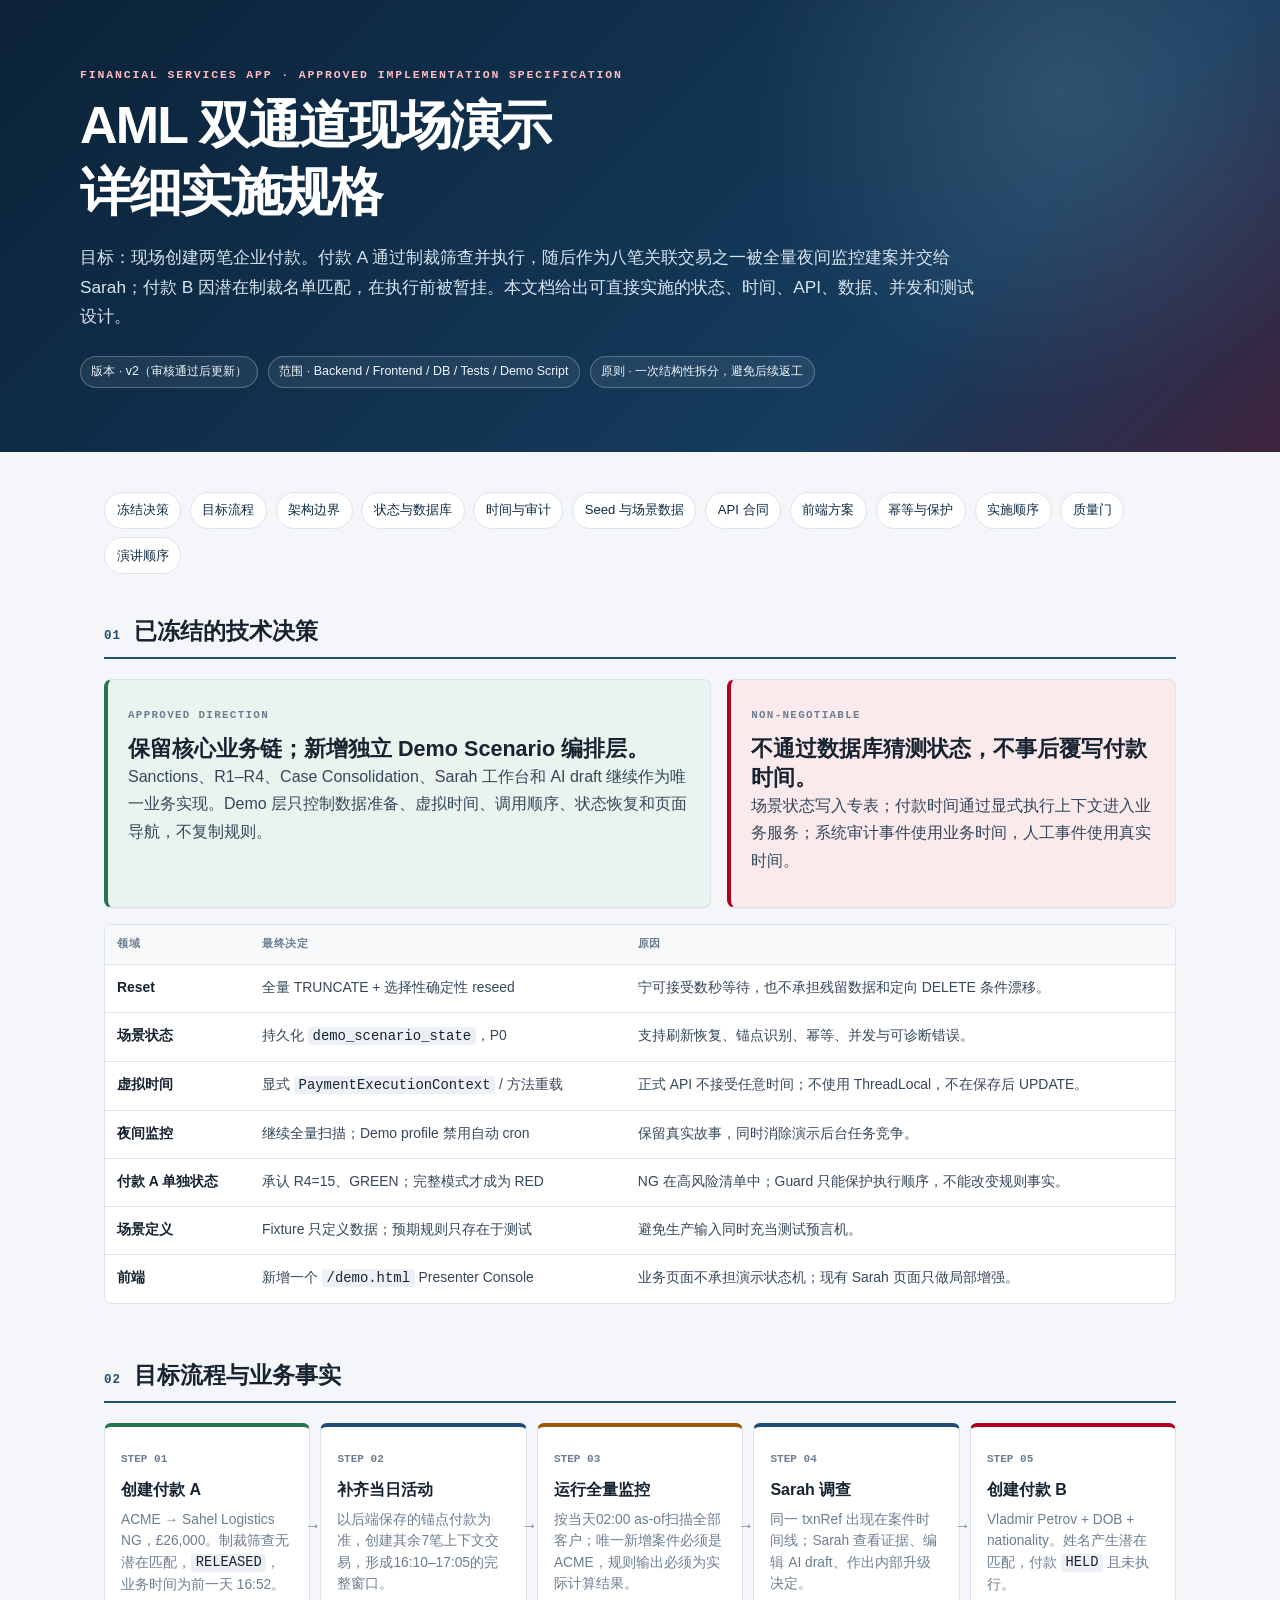
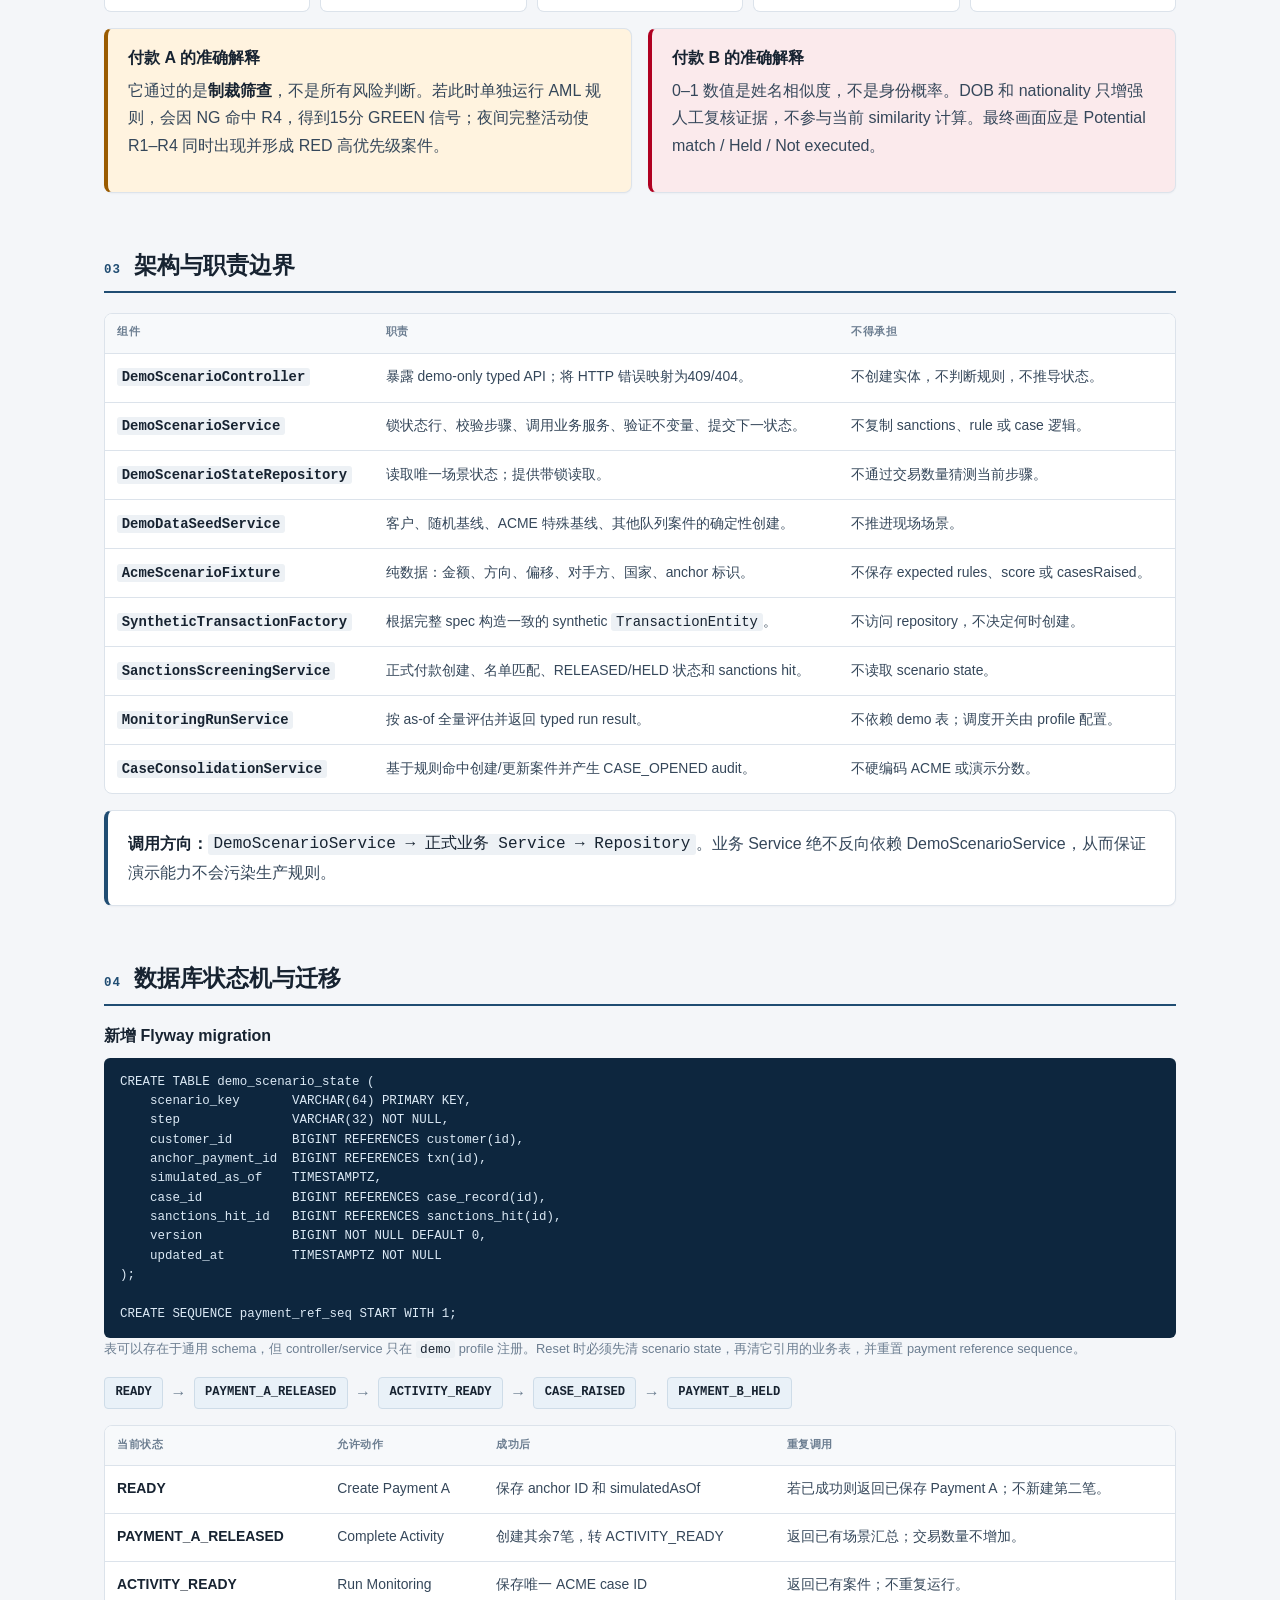
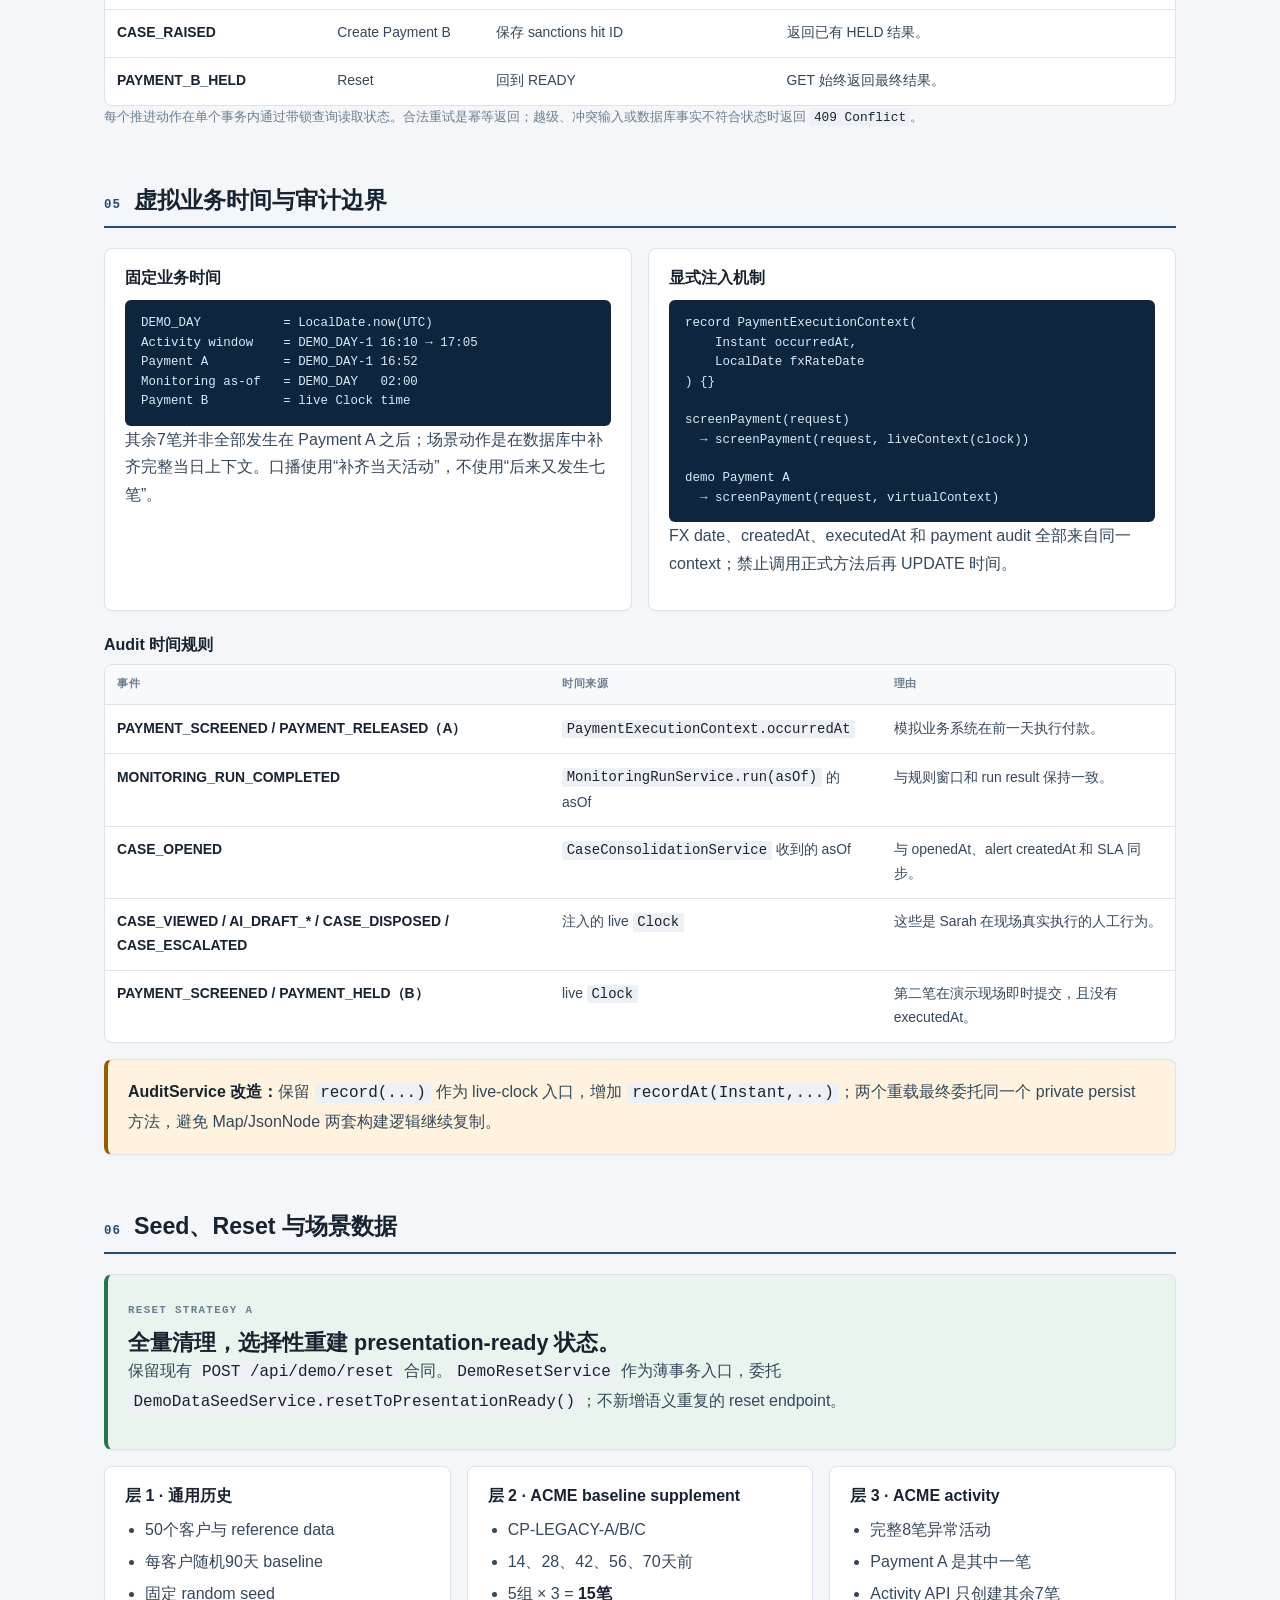
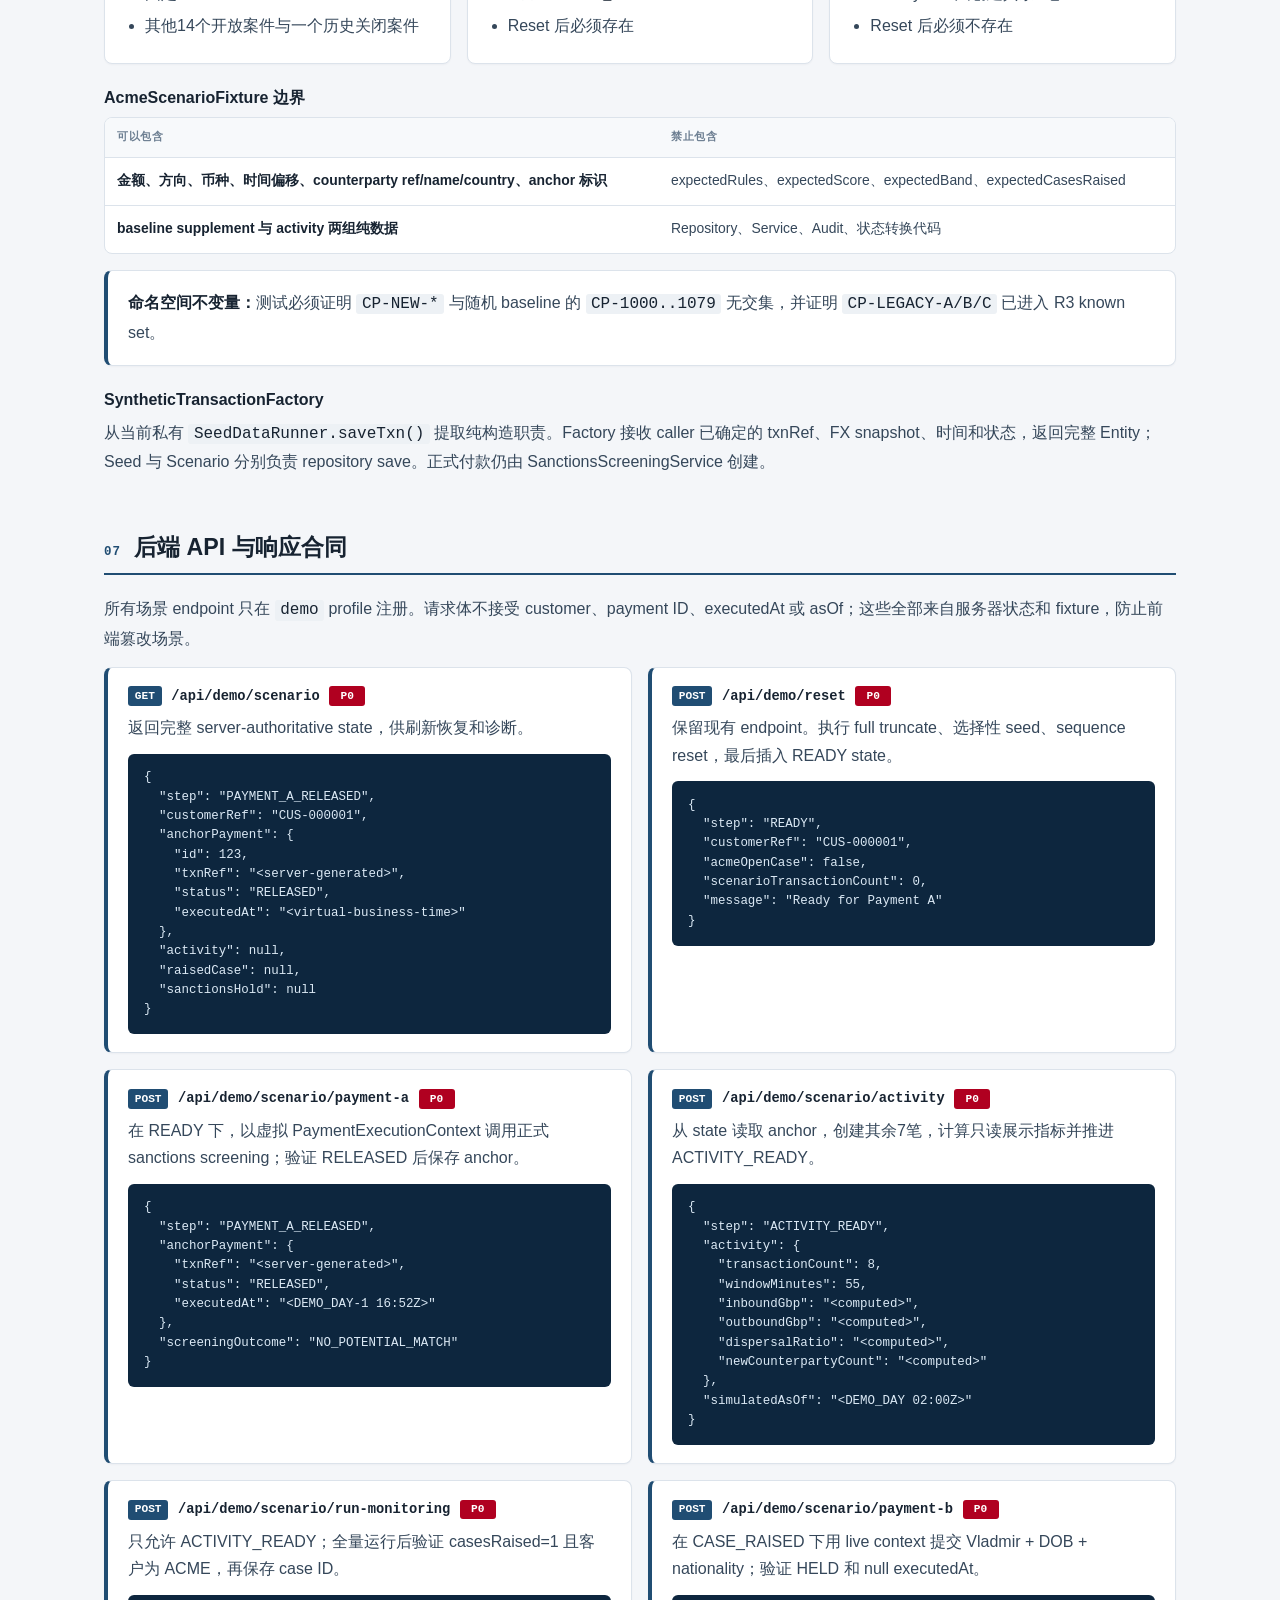
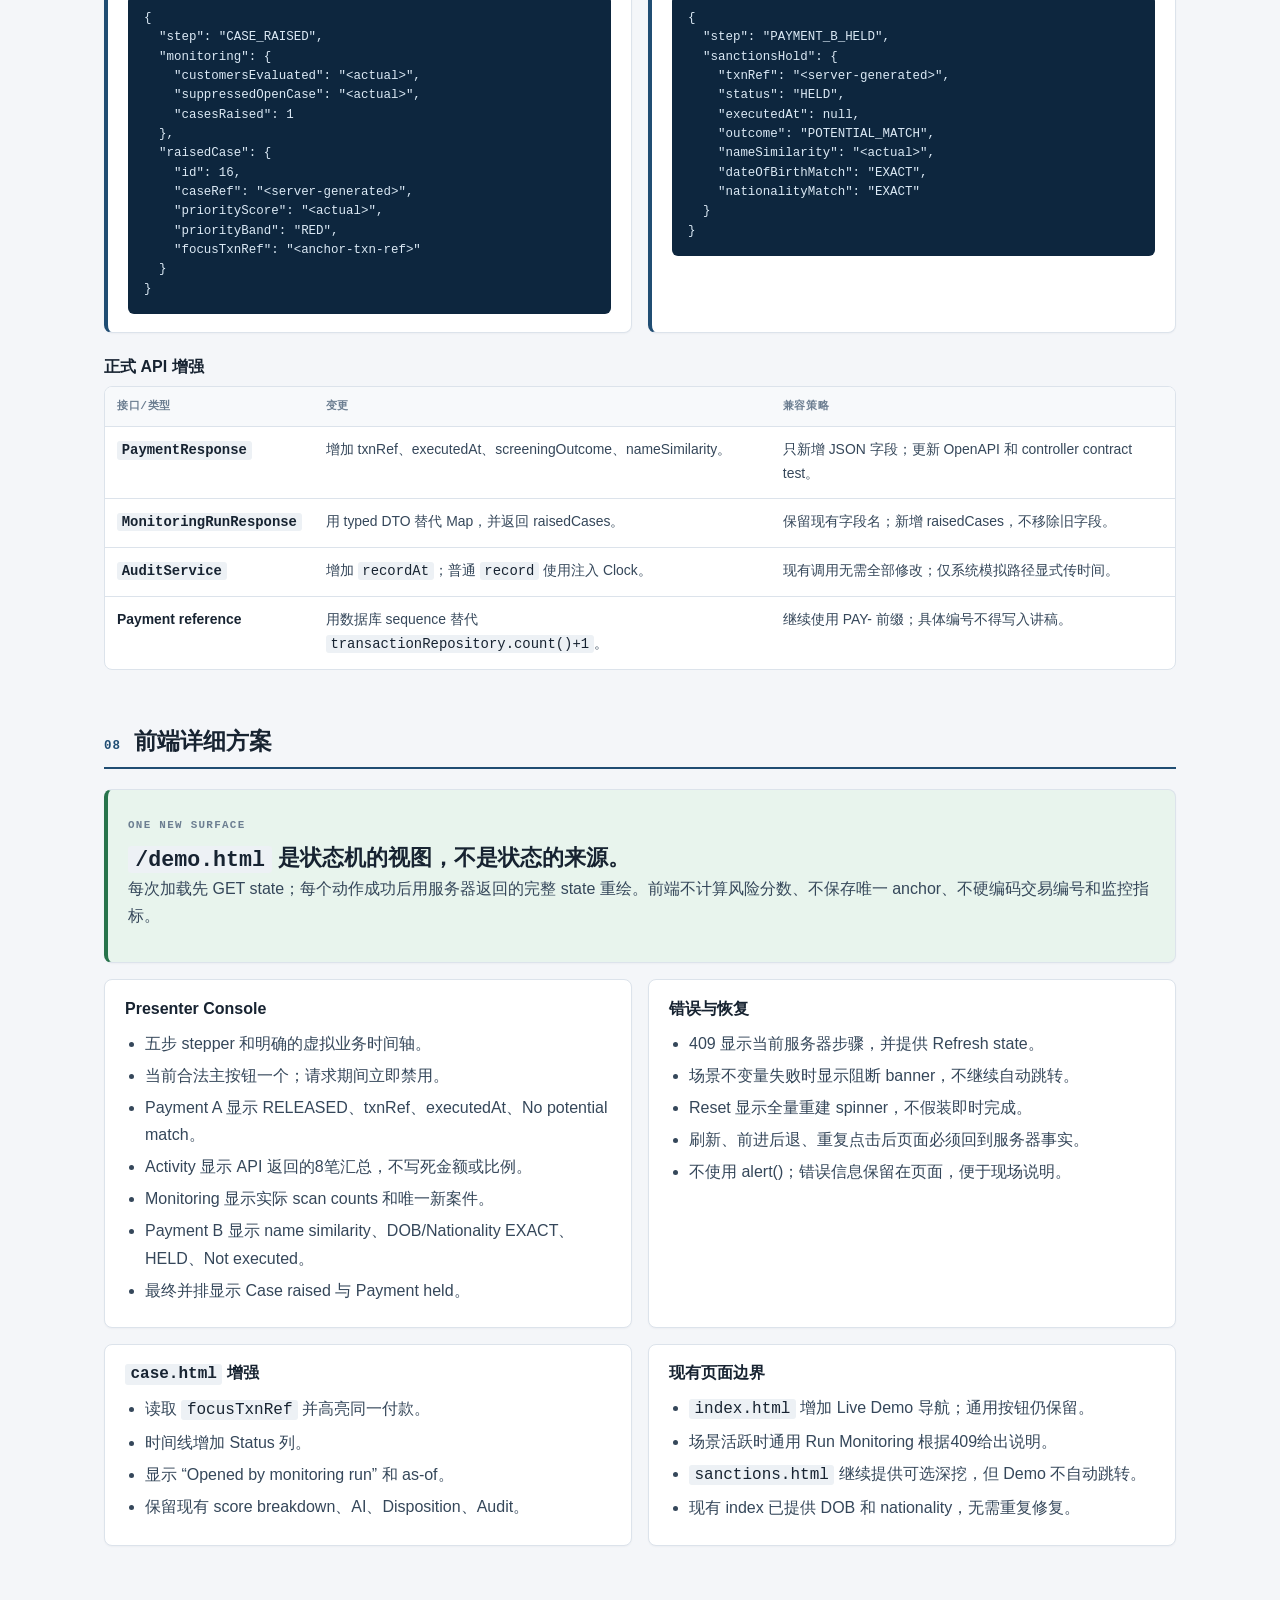
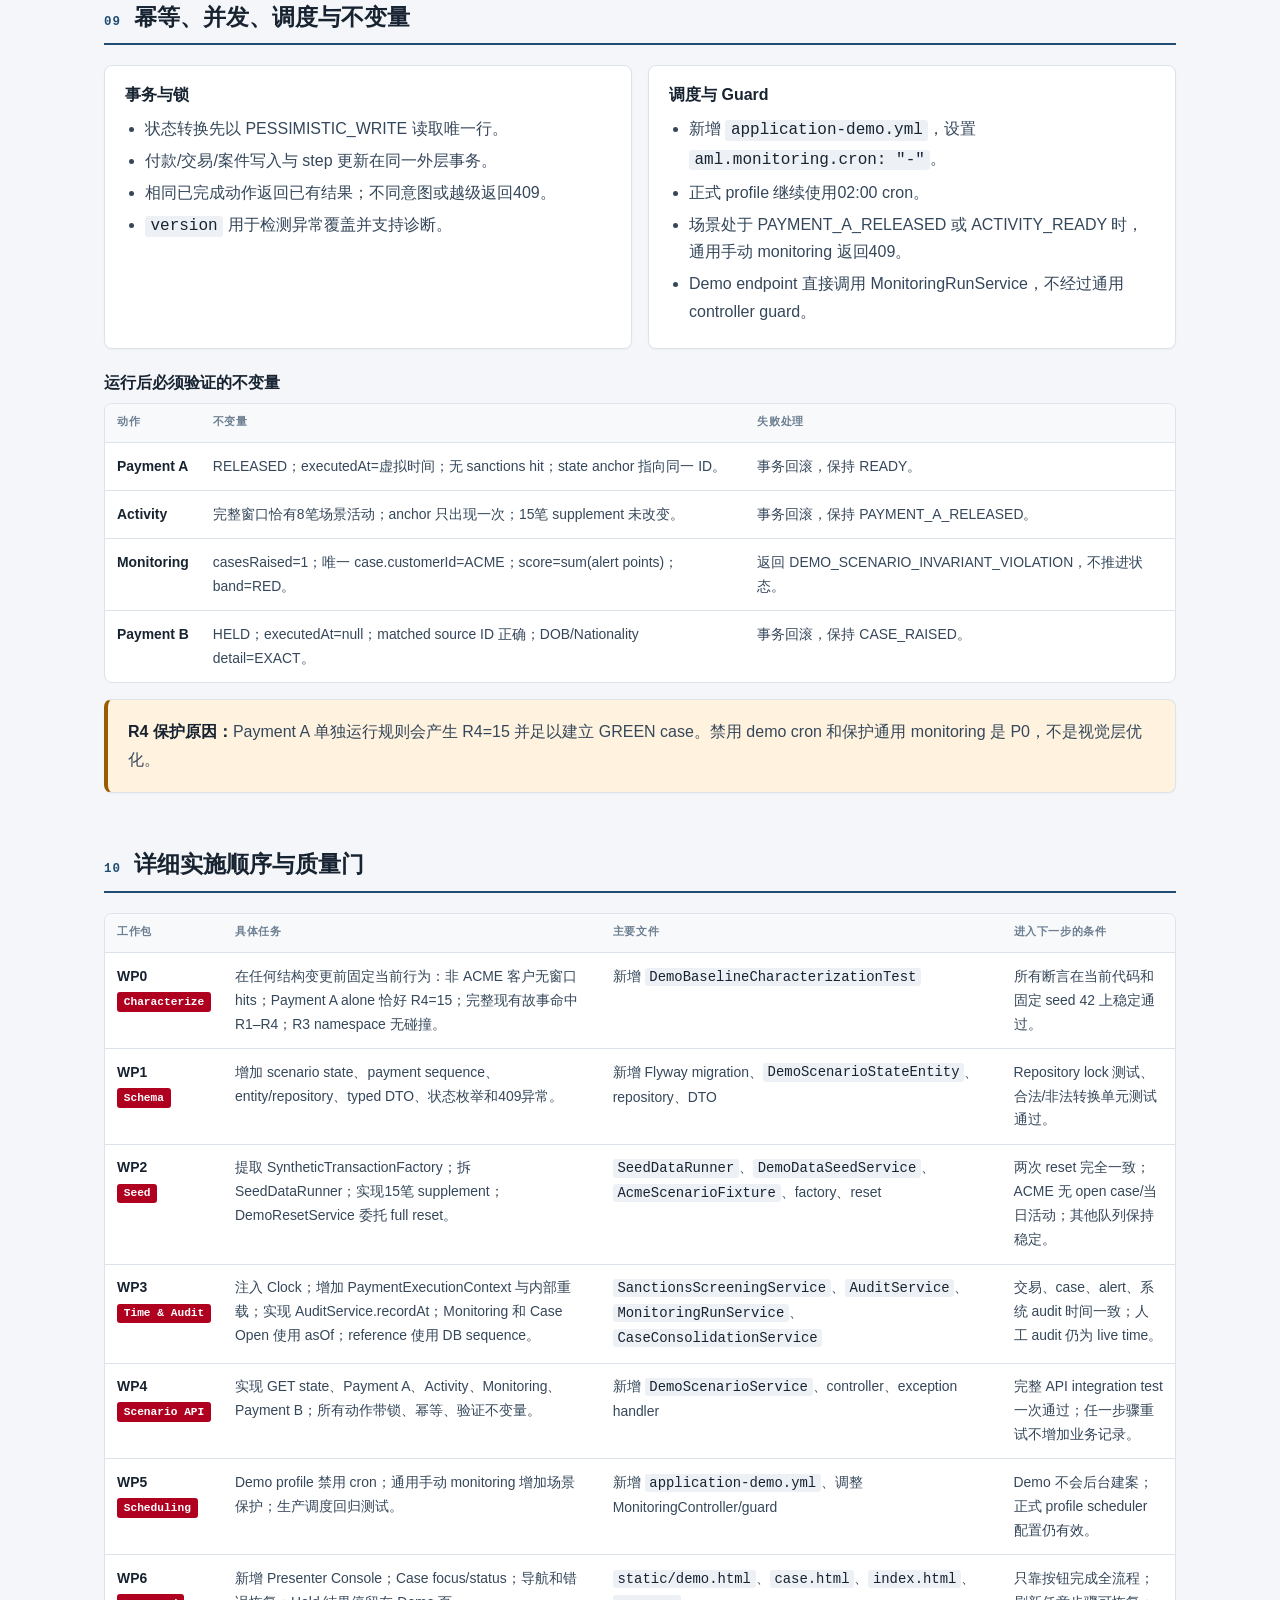
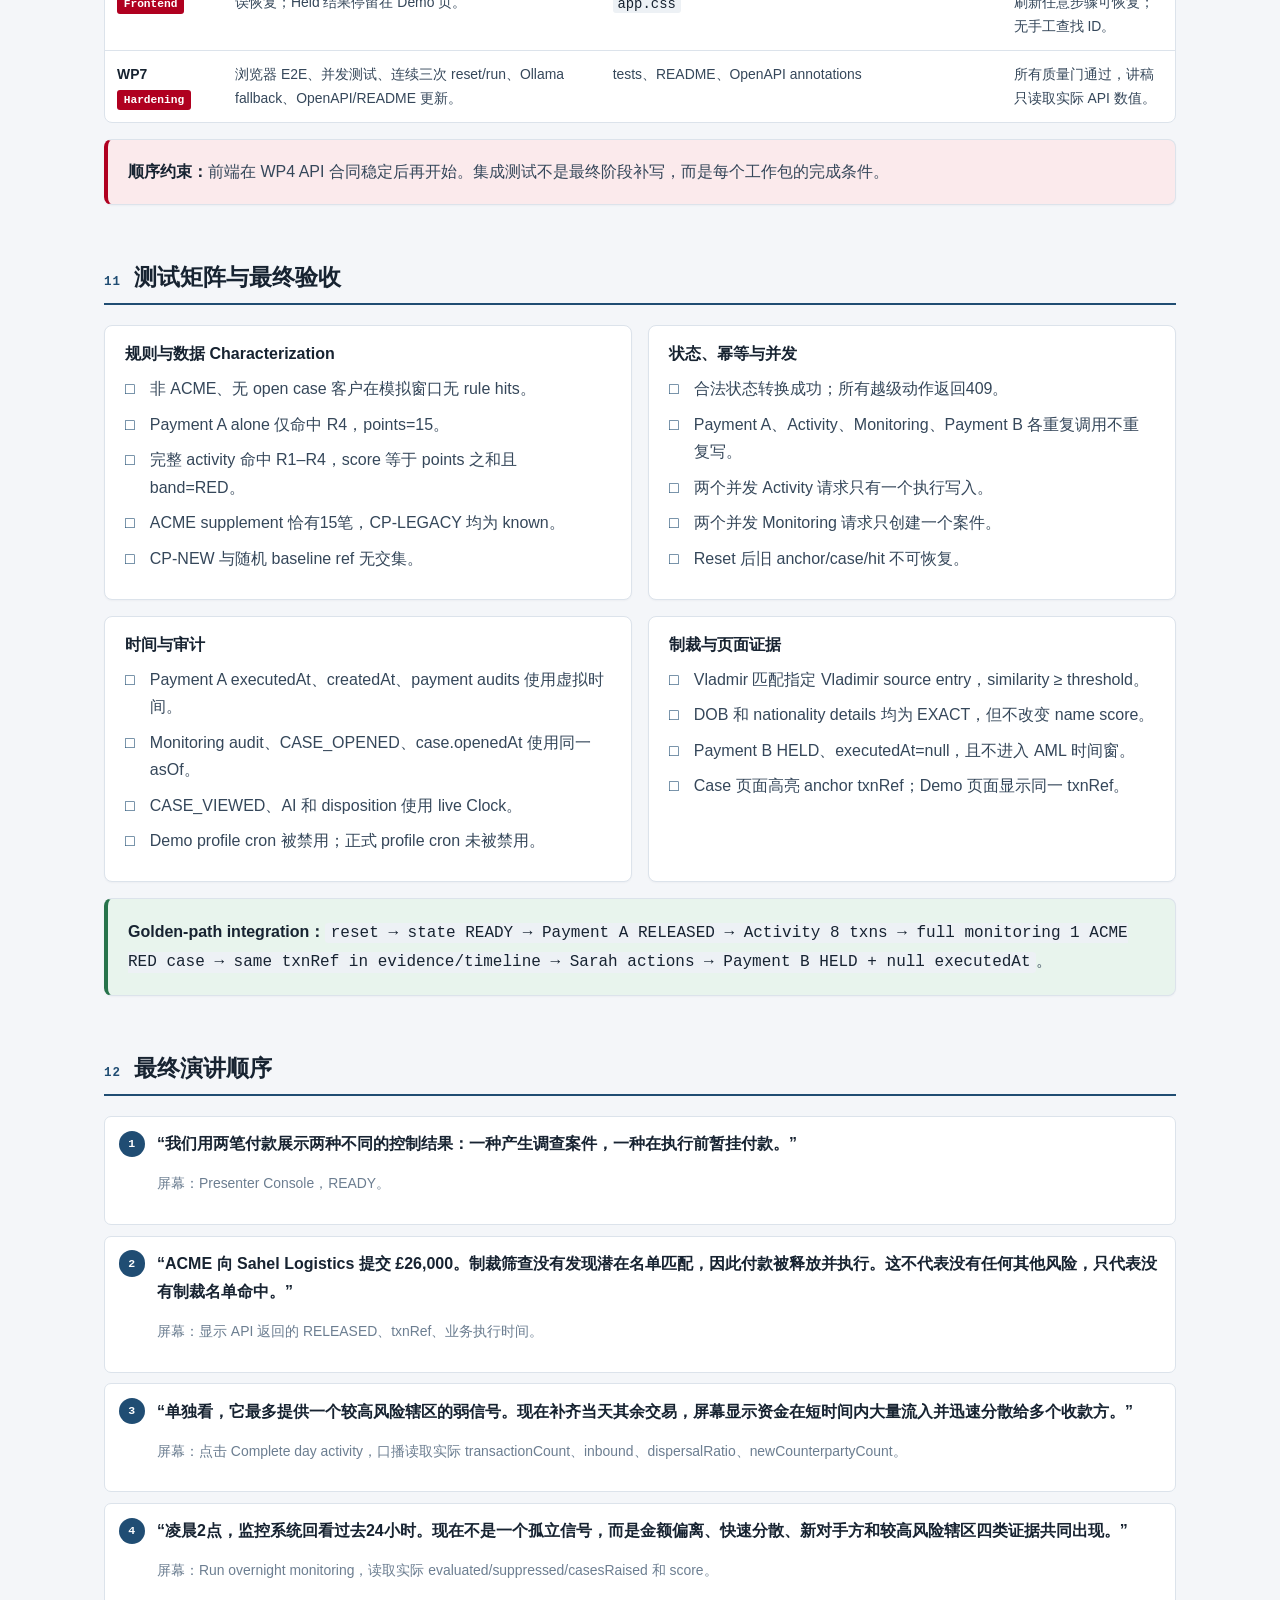
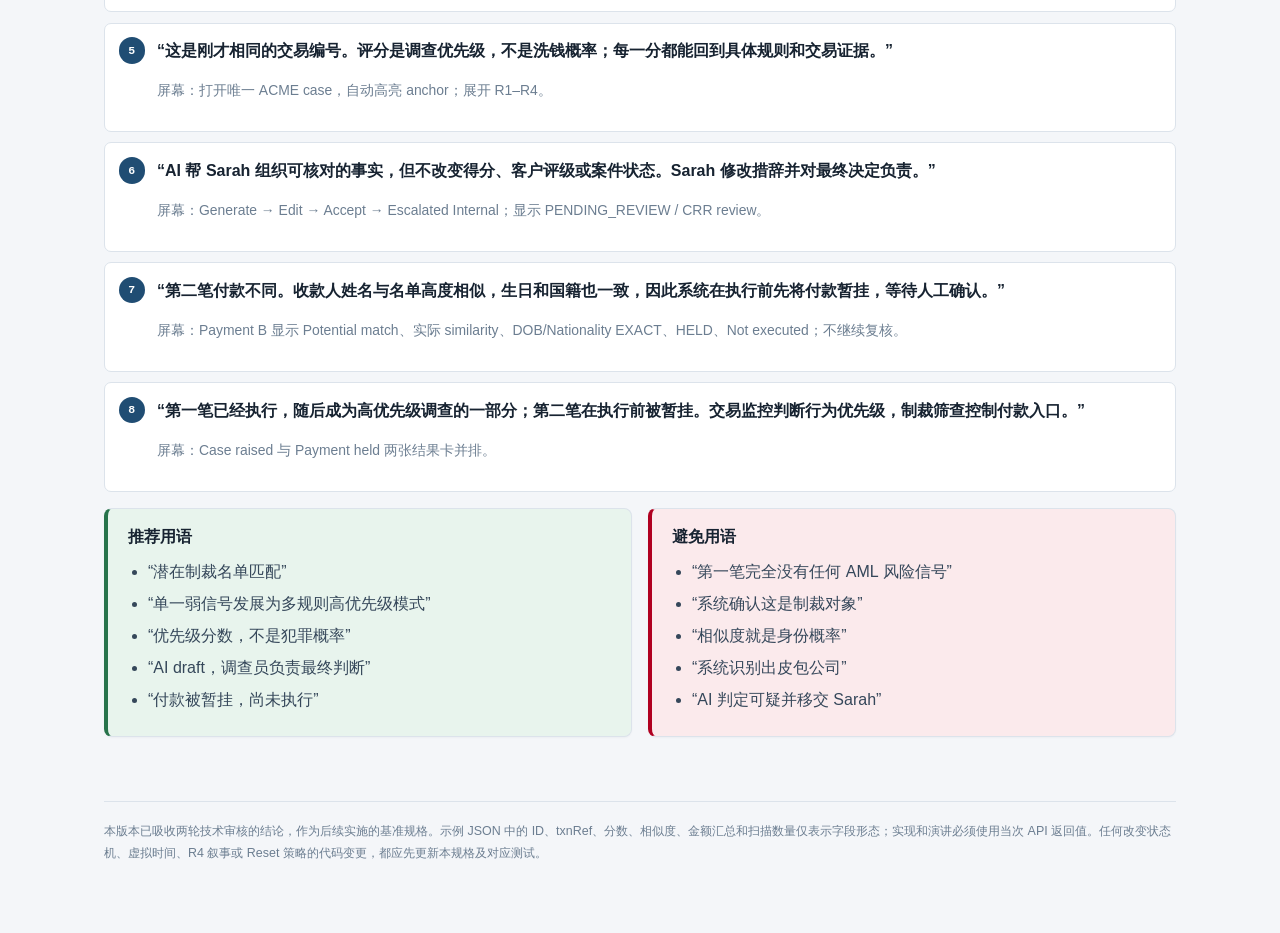
<file: docs/live-demo-gap-analysis.html>
<!doctype html>
<html lang="zh-CN">
<head>
  <meta charset="utf-8" />
  <meta name="viewport" content="width=device-width, initial-scale=1" />
  <title>AML 双通道现场演示：详细实施规格</title>
  <style>
    :root {
      --paper: #f4f6f9;
      --card: #ffffff;
      --ink: #172331;
      --body: #35475a;
      --muted: #6c7e91;
      --line: #dce3eb;
      --navy: #102b46;
      --navy-2: #204d73;
      --red: #b00020;
      --red-soft: #fbeaec;
      --amber: #9a5b00;
      --amber-soft: #fff3df;
      --green: #27734b;
      --green-soft: #e8f4ed;
      --blue-soft: #e9f1f8;
      --mono: ui-monospace, "SFMono-Regular", Menlo, Consolas, monospace;
      --sans: -apple-system, BlinkMacSystemFont, "Segoe UI", "PingFang SC",
              "Hiragino Sans GB", "Microsoft YaHei", sans-serif;
    }

    * { box-sizing: border-box; }
    html { scroll-behavior: smooth; }
    body {
      margin: 0;
      background: var(--paper);
      color: var(--body);
      font-family: var(--sans);
      font-size: 16px;
      line-height: 1.72;
      -webkit-font-smoothing: antialiased;
    }
    a { color: var(--navy-2); text-decoration-thickness: 1px; text-underline-offset: 3px; }
    code, pre { font-family: var(--mono); }
    code { background: #edf1f5; color: var(--ink); border-radius: 3px; padding: 0.08em 0.34em; }
    pre {
      margin: 0.75rem 0 0;
      padding: 0.9rem 1rem;
      overflow: auto;
      color: #dbe9f5;
      background: #0d263e;
      border-radius: 6px;
      font-size: 0.78rem;
      line-height: 1.55;
    }
    h1, h2, h3 { color: var(--ink); line-height: 1.28; }
    h1 { margin: 0; font-size: clamp(2rem, 5vw, 3.25rem); letter-spacing: -0.035em; }
    h2 { margin: 0; font-size: 1.45rem; }
    h3 { margin: 0 0 0.55rem; font-size: 1rem; }
    p { margin: 0 0 0.9rem; }
    ul, ol { margin: 0.65rem 0 0; padding-left: 1.25rem; }
    li { margin: 0.28rem 0; }
    strong { color: var(--ink); }

    .hero {
      color: #fff;
      background:
        radial-gradient(circle at 83% 20%, rgba(255,255,255,0.12), transparent 28%),
        linear-gradient(135deg, #0b2238 0%, #153c5e 72%, #7b0010 140%);
      padding: 4.3rem 1.5rem 4rem;
    }
    .hero-inner, .page { max-width: 1120px; margin: 0 auto; }
    .eyebrow {
      margin: 0 0 0.75rem;
      color: #ffb9c0;
      font: 700 0.72rem/1 var(--mono);
      letter-spacing: 0.16em;
      text-transform: uppercase;
    }
    .hero h1 { color: #fff; max-width: 17em; }
    .hero .lede { max-width: 52em; margin: 1.1rem 0 0; color: #d7e4ef; font-size: 1.08rem; }
    .meta { display: flex; flex-wrap: wrap; gap: 0.6rem; margin-top: 1.5rem; }
    .meta span {
      border: 1px solid rgba(255,255,255,0.25);
      background: rgba(255,255,255,0.07);
      border-radius: 999px;
      padding: 0.26rem 0.65rem;
      color: #edf5fb;
      font-size: 0.78rem;
    }

    .page { padding: 2.5rem 1.5rem 6rem; }
    .toc {
      display: flex;
      flex-wrap: wrap;
      gap: 0.55rem;
      margin-bottom: 2.7rem;
    }
    .toc a {
      text-decoration: none;
      color: var(--navy);
      background: var(--card);
      border: 1px solid var(--line);
      border-radius: 999px;
      padding: 0.38rem 0.72rem;
      font-size: 0.82rem;
    }
    .section { margin: 0 0 3.6rem; scroll-margin-top: 1rem; }
    .section-head {
      display: flex;
      gap: 0.8rem;
      align-items: baseline;
      padding-bottom: 0.65rem;
      margin-bottom: 1.25rem;
      border-bottom: 2px solid var(--navy-2);
    }
    .num { color: var(--navy-2); font: 700 0.78rem/1 var(--mono); letter-spacing: 0.09em; }

    .summary-grid, .grid-2, .grid-3 { display: grid; gap: 1rem; }
    .summary-grid { grid-template-columns: 1.15fr 0.85fr; }
    .grid-2 { grid-template-columns: repeat(2, minmax(0, 1fr)); }
    .grid-3 { grid-template-columns: repeat(3, minmax(0, 1fr)); }
    .card {
      background: var(--card);
      border: 1px solid var(--line);
      border-radius: 8px;
      padding: 1.15rem 1.25rem;
      box-shadow: 0 1px 2px rgba(15, 35, 53, 0.035);
    }
    .callout { border-left: 4px solid var(--navy-2); }
    .callout.warn { border-left-color: var(--amber); background: var(--amber-soft); }
    .callout.good { border-left-color: var(--green); background: var(--green-soft); }
    .callout.danger { border-left-color: var(--red); background: var(--red-soft); }
    .kicker { color: var(--muted); font: 700 0.68rem/1 var(--mono); letter-spacing: 0.12em; text-transform: uppercase; }
    .big { margin-top: 0.45rem; color: var(--ink); font-size: 1.35rem; font-weight: 720; line-height: 1.35; }

    .flow {
      display: grid;
      grid-template-columns: repeat(5, minmax(0, 1fr));
      gap: 0.65rem;
      margin-top: 1rem;
    }
    .flow-step {
      position: relative;
      min-height: 150px;
      padding: 1rem;
      background: var(--card);
      border: 1px solid var(--line);
      border-top: 4px solid var(--navy-2);
      border-radius: 7px;
    }
    .flow-step::after {
      content: "→";
      position: absolute;
      top: 46%;
      right: -0.75rem;
      z-index: 2;
      width: 1rem;
      color: var(--muted);
      font-weight: 700;
    }
    .flow-step:last-child::after { display: none; }
    .flow-step.red { border-top-color: var(--red); }
    .flow-step.green { border-top-color: var(--green); }
    .flow-step.amber { border-top-color: var(--amber); }
    .flow-step .step-no { color: var(--muted); font: 700 0.69rem/1 var(--mono); }
    .flow-step h3 { margin-top: 0.55rem; }
    .flow-step p { margin: 0; color: var(--muted); font-size: 0.86rem; line-height: 1.55; }

    .status {
      display: inline-flex;
      align-items: center;
      gap: 0.3rem;
      border-radius: 999px;
      padding: 0.18rem 0.48rem;
      white-space: nowrap;
      font: 700 0.68rem/1.3 var(--mono);
      letter-spacing: 0.04em;
      text-transform: uppercase;
    }
    .status.ready { color: var(--green); background: var(--green-soft); }
    .status.partial { color: var(--amber); background: var(--amber-soft); }
    .status.gap { color: var(--red); background: var(--red-soft); }
    .priority {
      display: inline-block;
      min-width: 2.25rem;
      text-align: center;
      padding: 0.16rem 0.42rem;
      color: #fff;
      background: var(--navy-2);
      border-radius: 3px;
      font: 700 0.7rem/1.3 var(--mono);
    }
    .priority.p0 { background: var(--red); }
    .priority.p1 { background: var(--amber); }

    .table-wrap { overflow-x: auto; border: 1px solid var(--line); border-radius: 8px; background: var(--card); }
    table { width: 100%; border-collapse: collapse; font-size: 0.87rem; }
    th, td { padding: 0.72rem 0.75rem; text-align: left; vertical-align: top; border-bottom: 1px solid var(--line); }
    th { color: var(--muted); background: #f7f9fb; font: 700 0.7rem/1.4 var(--mono); letter-spacing: 0.055em; text-transform: uppercase; }
    tr:last-child td { border-bottom: 0; }
    td:first-child { color: var(--ink); font-weight: 620; }

    .api { border-left: 4px solid var(--navy-2); }
    .api-head { display: flex; flex-wrap: wrap; align-items: center; gap: 0.6rem; margin-bottom: 0.5rem; }
    .method { color: #fff; background: var(--navy-2); border-radius: 3px; padding: 0.17rem 0.42rem; font: 700 0.7rem/1.3 var(--mono); }
    .endpoint { color: var(--ink); font: 700 0.86rem/1.4 var(--mono); overflow-wrap: anywhere; }
    .api p { margin-bottom: 0.5rem; }

    .state-machine { display: flex; flex-wrap: wrap; gap: 0.45rem; align-items: center; margin: 1rem 0; }
    .state-machine span {
      padding: 0.43rem 0.65rem;
      color: var(--ink);
      background: var(--blue-soft);
      border: 1px solid #cedce8;
      border-radius: 4px;
      font: 650 0.76rem/1.3 var(--mono);
    }
    .state-machine b { color: var(--muted); }

    .script-line {
      position: relative;
      padding: 0.85rem 1rem 0.85rem 3.25rem;
      margin-bottom: 0.65rem;
      background: var(--card);
      border: 1px solid var(--line);
      border-radius: 7px;
    }
    .script-line .beat {
      position: absolute;
      left: 0.85rem;
      top: 0.86rem;
      width: 1.65rem;
      height: 1.65rem;
      display: grid;
      place-items: center;
      color: #fff;
      background: var(--navy-2);
      border-radius: 50%;
      font: 700 0.72rem/1 var(--mono);
    }
    .quote { color: var(--ink); font-weight: 610; }
    .screen { color: var(--muted); font-size: 0.87rem; }

    .checklist { list-style: none; padding: 0; }
    .checklist li { position: relative; padding-left: 1.55rem; margin: 0.5rem 0; }
    .checklist li::before { content: "□"; position: absolute; left: 0; color: var(--navy-2); font-weight: 700; }
    .footnote { color: var(--muted); font-size: 0.8rem; }
    footer { margin-top: 4rem; padding-top: 1.2rem; border-top: 1px solid var(--line); color: var(--muted); font-size: 0.78rem; }

    @media (max-width: 900px) {
      .summary-grid, .grid-2, .grid-3 { grid-template-columns: 1fr; }
      .flow { grid-template-columns: 1fr; }
      .flow-step { min-height: auto; }
      .flow-step::after { content: "↓"; top: auto; bottom: -1.02rem; left: 50%; right: auto; }
    }
    @media print {
      body { background: #fff; font-size: 11pt; }
      .hero { padding: 2rem 0; background: #102b46 !important; -webkit-print-color-adjust: exact; print-color-adjust: exact; }
      .page { max-width: none; padding: 1.2rem 0; }
      .toc { display: none; }
      .section { break-inside: avoid-page; }
      .card, .table-wrap, .flow-step { box-shadow: none; }
      a { color: inherit; text-decoration: none; }
    }
  </style>
</head>
<body>
  <header class="hero">
    <div class="hero-inner">
      <p class="eyebrow">Financial Services App · Approved Implementation Specification</p>
      <h1>AML 双通道现场演示<br />详细实施规格</h1>
      <p class="lede">
        目标：现场创建两笔企业付款。付款 A 通过制裁筛查并执行，随后作为八笔关联交易之一被全量夜间监控建案并交给 Sarah；付款 B 因潜在制裁名单匹配，在执行前被暂挂。本文档给出可直接实施的状态、时间、API、数据、并发和测试设计。
      </p>
      <div class="meta">
        <span>版本 · v2（审核通过后更新）</span>
        <span>范围 · Backend / Frontend / DB / Tests / Demo Script</span>
        <span>原则 · 一次结构性拆分，避免后续返工</span>
      </div>
    </div>
  </header>

  <main class="page">
    <nav class="toc" aria-label="目录">
      <a href="#decisions">冻结决策</a>
      <a href="#target-flow">目标流程</a>
      <a href="#architecture">架构边界</a>
      <a href="#state">状态与数据库</a>
      <a href="#time">时间与审计</a>
      <a href="#seed">Seed 与场景数据</a>
      <a href="#backend">API 合同</a>
      <a href="#frontend">前端方案</a>
      <a href="#safety">幂等与保护</a>
      <a href="#delivery">实施顺序</a>
      <a href="#tests">质量门</a>
      <a href="#script">演讲顺序</a>
    </nav>

    <section class="section" id="decisions">
      <div class="section-head"><span class="num">01</span><h2>已冻结的技术决策</h2></div>
      <div class="summary-grid">
        <div class="card callout good">
          <span class="kicker">Approved direction</span>
          <div class="big">保留核心业务链；新增独立 Demo Scenario 编排层。</div>
          <p>Sanctions、R1–R4、Case Consolidation、Sarah 工作台和 AI draft 继续作为唯一业务实现。Demo 层只控制数据准备、虚拟时间、调用顺序、状态恢复和页面导航，不复制规则。</p>
        </div>
        <div class="card callout danger">
          <span class="kicker">Non-negotiable</span>
          <div class="big">不通过数据库猜测状态，不事后覆写付款时间。</div>
          <p>场景状态写入专表；付款时间通过显式执行上下文进入业务服务；系统审计事件使用业务时间，人工事件使用真实时间。</p>
        </div>
      </div>
      <div class="table-wrap" style="margin-top:1rem">
        <table>
          <thead><tr><th>领域</th><th>最终决定</th><th>原因</th></tr></thead>
          <tbody>
            <tr><td>Reset</td><td>全量 TRUNCATE + 选择性确定性 reseed</td><td>宁可接受数秒等待，也不承担残留数据和定向 DELETE 条件漂移。</td></tr>
            <tr><td>场景状态</td><td>持久化 <code>demo_scenario_state</code>，P0</td><td>支持刷新恢复、锚点识别、幂等、并发与可诊断错误。</td></tr>
            <tr><td>虚拟时间</td><td>显式 <code>PaymentExecutionContext</code> / 方法重载</td><td>正式 API 不接受任意时间；不使用 ThreadLocal，不在保存后 UPDATE。</td></tr>
            <tr><td>夜间监控</td><td>继续全量扫描；Demo profile 禁用自动 cron</td><td>保留真实故事，同时消除演示后台任务竞争。</td></tr>
            <tr><td>付款 A 单独状态</td><td>承认 R4=15、GREEN；完整模式才成为 RED</td><td>NG 在高风险清单中；Guard 只能保护执行顺序，不能改变规则事实。</td></tr>
            <tr><td>场景定义</td><td>Fixture 只定义数据；预期规则只存在于测试</td><td>避免生产输入同时充当测试预言机。</td></tr>
            <tr><td>前端</td><td>新增一个 <code>/demo.html</code> Presenter Console</td><td>业务页面不承担演示状态机；现有 Sarah 页面只做局部增强。</td></tr>
          </tbody>
        </table>
      </div>
    </section>

    <section class="section" id="target-flow">
      <div class="section-head"><span class="num">02</span><h2>目标流程与业务事实</h2></div>
      <div class="flow" aria-label="目标演示流程图">
        <div class="flow-step green"><span class="step-no">STEP 01</span><h3>创建付款 A</h3><p>ACME → Sahel Logistics NG，£26,000。制裁筛查无潜在匹配，<code>RELEASED</code>，业务时间为前一天 16:52。</p></div>
        <div class="flow-step"><span class="step-no">STEP 02</span><h3>补齐当日活动</h3><p>以后端保存的锚点付款为准，创建其余7笔上下文交易，形成16:10–17:05的完整窗口。</p></div>
        <div class="flow-step amber"><span class="step-no">STEP 03</span><h3>运行全量监控</h3><p>按当天02:00 as-of扫描全部客户；唯一新增案件必须是 ACME，规则输出必须为实际计算结果。</p></div>
        <div class="flow-step"><span class="step-no">STEP 04</span><h3>Sarah 调查</h3><p>同一 txnRef 出现在案件时间线；Sarah 查看证据、编辑 AI draft、作出内部升级决定。</p></div>
        <div class="flow-step red"><span class="step-no">STEP 05</span><h3>创建付款 B</h3><p>Vladmir Petrov + DOB + nationality。姓名产生潜在匹配，付款 <code>HELD</code> 且未执行。</p></div>
      </div>
      <div class="grid-2" style="margin-top:1rem">
        <div class="card callout warn">
          <h3>付款 A 的准确解释</h3>
          <p>它通过的是<strong>制裁筛查</strong>，不是所有风险判断。若此时单独运行 AML 规则，会因 NG 命中 R4，得到15分 GREEN 信号；夜间完整活动使 R1–R4 同时出现并形成 RED 高优先级案件。</p>
        </div>
        <div class="card callout danger">
          <h3>付款 B 的准确解释</h3>
          <p>0–1 数值是姓名相似度，不是身份概率。DOB 和 nationality 只增强人工复核证据，不参与当前 similarity 计算。最终画面应是 Potential match / Held / Not executed。</p>
        </div>
      </div>
    </section>

    <section class="section" id="architecture">
      <div class="section-head"><span class="num">03</span><h2>架构与职责边界</h2></div>
      <div class="table-wrap">
        <table>
          <thead><tr><th>组件</th><th>职责</th><th>不得承担</th></tr></thead>
          <tbody>
            <tr><td><code>DemoScenarioController</code></td><td>暴露 demo-only typed API；将 HTTP 错误映射为409/404。</td><td>不创建实体，不判断规则，不推导状态。</td></tr>
            <tr><td><code>DemoScenarioService</code></td><td>锁状态行、校验步骤、调用业务服务、验证不变量、提交下一状态。</td><td>不复制 sanctions、rule 或 case 逻辑。</td></tr>
            <tr><td><code>DemoScenarioStateRepository</code></td><td>读取唯一场景状态；提供带锁读取。</td><td>不通过交易数量猜测当前步骤。</td></tr>
            <tr><td><code>DemoDataSeedService</code></td><td>客户、随机基线、ACME 特殊基线、其他队列案件的确定性创建。</td><td>不推进现场场景。</td></tr>
            <tr><td><code>AcmeScenarioFixture</code></td><td>纯数据：金额、方向、偏移、对手方、国家、anchor 标识。</td><td>不保存 expected rules、score 或 casesRaised。</td></tr>
            <tr><td><code>SyntheticTransactionFactory</code></td><td>根据完整 spec 构造一致的 synthetic <code>TransactionEntity</code>。</td><td>不访问 repository，不决定何时创建。</td></tr>
            <tr><td><code>SanctionsScreeningService</code></td><td>正式付款创建、名单匹配、RELEASED/HELD 状态和 sanctions hit。</td><td>不读取 scenario state。</td></tr>
            <tr><td><code>MonitoringRunService</code></td><td>按 as-of 全量评估并返回 typed run result。</td><td>不依赖 demo 表；调度开关由 profile 配置。</td></tr>
            <tr><td><code>CaseConsolidationService</code></td><td>基于规则命中创建/更新案件并产生 CASE_OPENED audit。</td><td>不硬编码 ACME 或演示分数。</td></tr>
          </tbody>
        </table>
      </div>
      <div class="card callout" style="margin-top:1rem">
        <strong>调用方向：</strong><code>DemoScenarioService → 正式业务 Service → Repository</code>。业务 Service 绝不反向依赖 DemoScenarioService，从而保证演示能力不会污染生产规则。
      </div>
    </section>

    <section class="section" id="state">
      <div class="section-head"><span class="num">04</span><h2>数据库状态机与迁移</h2></div>
      <h3>新增 Flyway migration</h3>
      <pre>CREATE TABLE demo_scenario_state (
    scenario_key       VARCHAR(64) PRIMARY KEY,
    step               VARCHAR(32) NOT NULL,
    customer_id        BIGINT REFERENCES customer(id),
    anchor_payment_id  BIGINT REFERENCES txn(id),
    simulated_as_of    TIMESTAMPTZ,
    case_id            BIGINT REFERENCES case_record(id),
    sanctions_hit_id   BIGINT REFERENCES sanctions_hit(id),
    version            BIGINT NOT NULL DEFAULT 0,
    updated_at         TIMESTAMPTZ NOT NULL
);

CREATE SEQUENCE payment_ref_seq START WITH 1;</pre>
      <p class="footnote">表可以存在于通用 schema，但 controller/service 只在 <code>demo</code> profile 注册。Reset 时必须先清 scenario state，再清它引用的业务表，并重置 payment reference sequence。</p>

      <div class="state-machine" aria-label="场景状态机">
        <span>READY</span><b>→</b><span>PAYMENT_A_RELEASED</span><b>→</b><span>ACTIVITY_READY</span><b>→</b><span>CASE_RAISED</span><b>→</b><span>PAYMENT_B_HELD</span>
      </div>
      <div class="table-wrap">
        <table>
          <thead><tr><th>当前状态</th><th>允许动作</th><th>成功后</th><th>重复调用</th></tr></thead>
          <tbody>
            <tr><td>READY</td><td>Create Payment A</td><td>保存 anchor ID 和 simulatedAsOf</td><td>若已成功则返回已保存 Payment A；不新建第二笔。</td></tr>
            <tr><td>PAYMENT_A_RELEASED</td><td>Complete Activity</td><td>创建其余7笔，转 ACTIVITY_READY</td><td>返回已有场景汇总；交易数量不增加。</td></tr>
            <tr><td>ACTIVITY_READY</td><td>Run Monitoring</td><td>保存唯一 ACME case ID</td><td>返回已有案件；不重复运行。</td></tr>
            <tr><td>CASE_RAISED</td><td>Create Payment B</td><td>保存 sanctions hit ID</td><td>返回已有 HELD 结果。</td></tr>
            <tr><td>PAYMENT_B_HELD</td><td>Reset</td><td>回到 READY</td><td>GET 始终返回最终结果。</td></tr>
          </tbody>
        </table>
      </div>
      <p class="footnote">每个推进动作在单个事务内通过带锁查询读取状态。合法重试是幂等返回；越级、冲突输入或数据库事实不符合状态时返回 <code>409 Conflict</code>。</p>
    </section>

    <section class="section" id="time">
      <div class="section-head"><span class="num">05</span><h2>虚拟业务时间与审计边界</h2></div>
      <div class="grid-2">
        <div class="card">
          <h3>固定业务时间</h3>
          <pre>DEMO_DAY           = LocalDate.now(UTC)
Activity window    = DEMO_DAY-1 16:10 → 17:05
Payment A          = DEMO_DAY-1 16:52
Monitoring as-of   = DEMO_DAY   02:00
Payment B          = live Clock time</pre>
          <p>其余7笔并非全部发生在 Payment A 之后；场景动作是在数据库中补齐完整当日上下文。口播使用“补齐当天活动”，不使用“后来又发生七笔”。</p>
        </div>
        <div class="card">
          <h3>显式注入机制</h3>
          <pre>record PaymentExecutionContext(
    Instant occurredAt,
    LocalDate fxRateDate
) {}

screenPayment(request)
  → screenPayment(request, liveContext(clock))

demo Payment A
  → screenPayment(request, virtualContext)</pre>
          <p>FX date、createdAt、executedAt 和 payment audit 全部来自同一 context；禁止调用正式方法后再 UPDATE 时间。</p>
        </div>
      </div>

      <h3 style="margin-top:1.5rem">Audit 时间规则</h3>
      <div class="table-wrap">
        <table>
          <thead><tr><th>事件</th><th>时间来源</th><th>理由</th></tr></thead>
          <tbody>
            <tr><td>PAYMENT_SCREENED / PAYMENT_RELEASED（A）</td><td><code>PaymentExecutionContext.occurredAt</code></td><td>模拟业务系统在前一天执行付款。</td></tr>
            <tr><td>MONITORING_RUN_COMPLETED</td><td><code>MonitoringRunService.run(asOf)</code> 的 asOf</td><td>与规则窗口和 run result 保持一致。</td></tr>
            <tr><td>CASE_OPENED</td><td><code>CaseConsolidationService</code> 收到的 asOf</td><td>与 openedAt、alert createdAt 和 SLA 同步。</td></tr>
            <tr><td>CASE_VIEWED / AI_DRAFT_* / CASE_DISPOSED / CASE_ESCALATED</td><td>注入的 live <code>Clock</code></td><td>这些是 Sarah 在现场真实执行的人工行为。</td></tr>
            <tr><td>PAYMENT_SCREENED / PAYMENT_HELD（B）</td><td>live <code>Clock</code></td><td>第二笔在演示现场即时提交，且没有 executedAt。</td></tr>
          </tbody>
        </table>
      </div>
      <div class="card callout warn" style="margin-top:1rem">
        <strong>AuditService 改造：</strong>保留 <code>record(...)</code> 作为 live-clock 入口，增加 <code>recordAt(Instant,...)</code>；两个重载最终委托同一个 private persist 方法，避免 Map/JsonNode 两套构建逻辑继续复制。
      </div>
    </section>

    <section class="section" id="seed">
      <div class="section-head"><span class="num">06</span><h2>Seed、Reset 与场景数据</h2></div>
      <div class="card callout good">
        <span class="kicker">Reset strategy A</span>
        <div class="big">全量清理，选择性重建 presentation-ready 状态。</div>
        <p>保留现有 <code>POST /api/demo/reset</code> 合同。<code>DemoResetService</code> 作为薄事务入口，委托 <code>DemoDataSeedService.resetToPresentationReady()</code>；不新增语义重复的 reset endpoint。</p>
      </div>

      <div class="grid-3" style="margin-top:1rem">
        <div class="card">
          <h3>层 1 · 通用历史</h3>
          <ul><li>50个客户与 reference data</li><li>每客户随机90天 baseline</li><li>固定 random seed</li><li>其他14个开放案件与一个历史关闭案件</li></ul>
        </div>
        <div class="card">
          <h3>层 2 · ACME baseline supplement</h3>
          <ul><li>CP-LEGACY-A/B/C</li><li>14、28、42、56、70天前</li><li>5组 × 3 = <strong>15笔</strong></li><li>Reset 后必须存在</li></ul>
        </div>
        <div class="card">
          <h3>层 3 · ACME activity</h3>
          <ul><li>完整8笔异常活动</li><li>Payment A 是其中一笔</li><li>Activity API 只创建其余7笔</li><li>Reset 后必须不存在</li></ul>
        </div>
      </div>

      <h3 style="margin-top:1.5rem">AcmeScenarioFixture 边界</h3>
      <div class="table-wrap">
        <table>
          <thead><tr><th>可以包含</th><th>禁止包含</th></tr></thead>
          <tbody>
            <tr><td>金额、方向、币种、时间偏移、counterparty ref/name/country、anchor 标识</td><td>expectedRules、expectedScore、expectedBand、expectedCasesRaised</td></tr>
            <tr><td>baseline supplement 与 activity 两组纯数据</td><td>Repository、Service、Audit、状态转换代码</td></tr>
          </tbody>
        </table>
      </div>
      <div class="card callout" style="margin-top:1rem">
        <strong>命名空间不变量：</strong>测试必须证明 <code>CP-NEW-*</code> 与随机 baseline 的 <code>CP-1000..1079</code> 无交集，并证明 <code>CP-LEGACY-A/B/C</code> 已进入 R3 known set。
      </div>

      <h3 style="margin-top:1.5rem">SyntheticTransactionFactory</h3>
      <p>从当前私有 <code>SeedDataRunner.saveTxn()</code> 提取纯构造职责。Factory 接收 caller 已确定的 txnRef、FX snapshot、时间和状态，返回完整 Entity；Seed 与 Scenario 分别负责 repository save。正式付款仍由 SanctionsScreeningService 创建。</p>
    </section>

    <section class="section" id="backend">
      <div class="section-head"><span class="num">07</span><h2>后端 API 与响应合同</h2></div>
      <p>所有场景 endpoint 只在 <code>demo</code> profile 注册。请求体不接受 customer、payment ID、executedAt 或 asOf；这些全部来自服务器状态和 fixture，防止前端篡改场景。</p>
      <div class="grid-2">
        <div class="card api">
          <div class="api-head"><span class="method">GET</span><span class="endpoint">/api/demo/scenario</span><span class="priority p0">P0</span></div>
          <p>返回完整 server-authoritative state，供刷新恢复和诊断。</p>
          <pre>{
  "step": "PAYMENT_A_RELEASED",
  "customerRef": "CUS-000001",
  "anchorPayment": {
    "id": 123,
    "txnRef": "&lt;server-generated&gt;",
    "status": "RELEASED",
    "executedAt": "&lt;virtual-business-time&gt;"
  },
  "activity": null,
  "raisedCase": null,
  "sanctionsHold": null
}</pre>
        </div>
        <div class="card api">
          <div class="api-head"><span class="method">POST</span><span class="endpoint">/api/demo/reset</span><span class="priority p0">P0</span></div>
          <p>保留现有 endpoint。执行 full truncate、选择性 seed、sequence reset，最后插入 READY state。</p>
          <pre>{
  "step": "READY",
  "customerRef": "CUS-000001",
  "acmeOpenCase": false,
  "scenarioTransactionCount": 0,
  "message": "Ready for Payment A"
}</pre>
        </div>
        <div class="card api">
          <div class="api-head"><span class="method">POST</span><span class="endpoint">/api/demo/scenario/payment-a</span><span class="priority p0">P0</span></div>
          <p>在 READY 下，以虚拟 PaymentExecutionContext 调用正式 sanctions screening；验证 RELEASED 后保存 anchor。</p>
          <pre>{
  "step": "PAYMENT_A_RELEASED",
  "anchorPayment": {
    "txnRef": "&lt;server-generated&gt;",
    "status": "RELEASED",
    "executedAt": "&lt;DEMO_DAY-1 16:52Z&gt;"
  },
  "screeningOutcome": "NO_POTENTIAL_MATCH"
}</pre>
        </div>
        <div class="card api">
          <div class="api-head"><span class="method">POST</span><span class="endpoint">/api/demo/scenario/activity</span><span class="priority p0">P0</span></div>
          <p>从 state 读取 anchor，创建其余7笔，计算只读展示指标并推进 ACTIVITY_READY。</p>
          <pre>{
  "step": "ACTIVITY_READY",
  "activity": {
    "transactionCount": 8,
    "windowMinutes": 55,
    "inboundGbp": "&lt;computed&gt;",
    "outboundGbp": "&lt;computed&gt;",
    "dispersalRatio": "&lt;computed&gt;",
    "newCounterpartyCount": "&lt;computed&gt;"
  },
  "simulatedAsOf": "&lt;DEMO_DAY 02:00Z&gt;"
}</pre>
        </div>
        <div class="card api">
          <div class="api-head"><span class="method">POST</span><span class="endpoint">/api/demo/scenario/run-monitoring</span><span class="priority p0">P0</span></div>
          <p>只允许 ACTIVITY_READY；全量运行后验证 casesRaised=1 且客户为 ACME，再保存 case ID。</p>
          <pre>{
  "step": "CASE_RAISED",
  "monitoring": {
    "customersEvaluated": "&lt;actual&gt;",
    "suppressedOpenCase": "&lt;actual&gt;",
    "casesRaised": 1
  },
  "raisedCase": {
    "id": 16,
    "caseRef": "&lt;server-generated&gt;",
    "priorityScore": "&lt;actual&gt;",
    "priorityBand": "RED",
    "focusTxnRef": "&lt;anchor-txn-ref&gt;"
  }
}</pre>
        </div>
        <div class="card api">
          <div class="api-head"><span class="method">POST</span><span class="endpoint">/api/demo/scenario/payment-b</span><span class="priority p0">P0</span></div>
          <p>在 CASE_RAISED 下用 live context 提交 Vladmir + DOB + nationality；验证 HELD 和 null executedAt。</p>
          <pre>{
  "step": "PAYMENT_B_HELD",
  "sanctionsHold": {
    "txnRef": "&lt;server-generated&gt;",
    "status": "HELD",
    "executedAt": null,
    "outcome": "POTENTIAL_MATCH",
    "nameSimilarity": "&lt;actual&gt;",
    "dateOfBirthMatch": "EXACT",
    "nationalityMatch": "EXACT"
  }
}</pre>
        </div>
      </div>

      <h3 style="margin-top:1.5rem">正式 API 增强</h3>
      <div class="table-wrap">
        <table>
          <thead><tr><th>接口/类型</th><th>变更</th><th>兼容策略</th></tr></thead>
          <tbody>
            <tr><td><code>PaymentResponse</code></td><td>增加 txnRef、executedAt、screeningOutcome、nameSimilarity。</td><td>只新增 JSON 字段；更新 OpenAPI 和 controller contract test。</td></tr>
            <tr><td><code>MonitoringRunResponse</code></td><td>用 typed DTO 替代 Map，并返回 raisedCases。</td><td>保留现有字段名；新增 raisedCases，不移除旧字段。</td></tr>
            <tr><td><code>AuditService</code></td><td>增加 <code>recordAt</code>；普通 <code>record</code> 使用注入 Clock。</td><td>现有调用无需全部修改；仅系统模拟路径显式传时间。</td></tr>
            <tr><td>Payment reference</td><td>用数据库 sequence 替代 <code>transactionRepository.count()+1</code>。</td><td>继续使用 PAY- 前缀；具体编号不得写入讲稿。</td></tr>
          </tbody>
        </table>
      </div>
    </section>

    <section class="section" id="frontend">
      <div class="section-head"><span class="num">08</span><h2>前端详细方案</h2></div>
      <div class="card callout good">
        <span class="kicker">One new surface</span>
        <div class="big"><code>/demo.html</code> 是状态机的视图，不是状态的来源。</div>
        <p>每次加载先 GET state；每个动作成功后用服务器返回的完整 state 重绘。前端不计算风险分数、不保存唯一 anchor、不硬编码交易编号和监控指标。</p>
      </div>
      <div class="grid-2" style="margin-top:1rem">
        <div class="card">
          <h3>Presenter Console</h3>
          <ul>
            <li>五步 stepper 和明确的虚拟业务时间轴。</li>
            <li>当前合法主按钮一个；请求期间立即禁用。</li>
            <li>Payment A 显示 RELEASED、txnRef、executedAt、No potential match。</li>
            <li>Activity 显示 API 返回的8笔汇总，不写死金额或比例。</li>
            <li>Monitoring 显示实际 scan counts 和唯一新案件。</li>
            <li>Payment B 显示 name similarity、DOB/Nationality EXACT、HELD、Not executed。</li>
            <li>最终并排显示 Case raised 与 Payment held。</li>
          </ul>
        </div>
        <div class="card">
          <h3>错误与恢复</h3>
          <ul>
            <li>409 显示当前服务器步骤，并提供 Refresh state。</li>
            <li>场景不变量失败时显示阻断 banner，不继续自动跳转。</li>
            <li>Reset 显示全量重建 spinner，不假装即时完成。</li>
            <li>刷新、前进后退、重复点击后页面必须回到服务器事实。</li>
            <li>不使用 alert()；错误信息保留在页面，便于现场说明。</li>
          </ul>
        </div>
        <div class="card">
          <h3><code>case.html</code> 增强</h3>
          <ul>
            <li>读取 <code>focusTxnRef</code> 并高亮同一付款。</li>
            <li>时间线增加 Status 列。</li>
            <li>显示 “Opened by monitoring run” 和 as-of。</li>
            <li>保留现有 score breakdown、AI、Disposition、Audit。</li>
          </ul>
        </div>
        <div class="card">
          <h3>现有页面边界</h3>
          <ul>
            <li><code>index.html</code> 增加 Live Demo 导航；通用按钮仍保留。</li>
            <li>场景活跃时通用 Run Monitoring 根据409给出说明。</li>
            <li><code>sanctions.html</code> 继续提供可选深挖，但 Demo 不自动跳转。</li>
            <li>现有 index 已提供 DOB 和 nationality，无需重复修复。</li>
          </ul>
        </div>
      </div>
    </section>

    <section class="section" id="safety">
      <div class="section-head"><span class="num">09</span><h2>幂等、并发、调度与不变量</h2></div>
      <div class="grid-2">
        <div class="card">
          <h3>事务与锁</h3>
          <ul>
            <li>状态转换先以 PESSIMISTIC_WRITE 读取唯一行。</li>
            <li>付款/交易/案件写入与 step 更新在同一外层事务。</li>
            <li>相同已完成动作返回已有结果；不同意图或越级返回409。</li>
            <li><code>version</code> 用于检测异常覆盖并支持诊断。</li>
          </ul>
        </div>
        <div class="card">
          <h3>调度与 Guard</h3>
          <ul>
            <li>新增 <code>application-demo.yml</code>，设置 <code>aml.monitoring.cron: "-"</code>。</li>
            <li>正式 profile 继续使用02:00 cron。</li>
            <li>场景处于 PAYMENT_A_RELEASED 或 ACTIVITY_READY 时，通用手动 monitoring 返回409。</li>
            <li>Demo endpoint 直接调用 MonitoringRunService，不经过通用 controller guard。</li>
          </ul>
        </div>
      </div>
      <h3 style="margin-top:1.5rem">运行后必须验证的不变量</h3>
      <div class="table-wrap">
        <table>
          <thead><tr><th>动作</th><th>不变量</th><th>失败处理</th></tr></thead>
          <tbody>
            <tr><td>Payment A</td><td>RELEASED；executedAt=虚拟时间；无 sanctions hit；state anchor 指向同一 ID。</td><td>事务回滚，保持 READY。</td></tr>
            <tr><td>Activity</td><td>完整窗口恰有8笔场景活动；anchor 只出现一次；15笔 supplement 未改变。</td><td>事务回滚，保持 PAYMENT_A_RELEASED。</td></tr>
            <tr><td>Monitoring</td><td>casesRaised=1；唯一 case.customerId=ACME；score=sum(alert points)；band=RED。</td><td>返回 DEMO_SCENARIO_INVARIANT_VIOLATION，不推进状态。</td></tr>
            <tr><td>Payment B</td><td>HELD；executedAt=null；matched source ID 正确；DOB/Nationality detail=EXACT。</td><td>事务回滚，保持 CASE_RAISED。</td></tr>
          </tbody>
        </table>
      </div>
      <div class="card callout warn" style="margin-top:1rem">
        <strong>R4 保护原因：</strong>Payment A 单独运行规则会产生 R4=15 并足以建立 GREEN case。禁用 demo cron 和保护通用 monitoring 是 P0，不是视觉层优化。
      </div>
    </section>

    <section class="section" id="delivery">
      <div class="section-head"><span class="num">10</span><h2>详细实施顺序与质量门</h2></div>
      <div class="table-wrap">
        <table>
          <thead><tr><th>工作包</th><th>具体任务</th><th>主要文件</th><th>进入下一步的条件</th></tr></thead>
          <tbody>
            <tr>
              <td>WP0<br /><span class="priority p0">Characterize</span></td>
              <td>在任何结构变更前固定当前行为：非 ACME 客户无窗口 hits；Payment A alone 恰好 R4=15；完整现有故事命中 R1–R4；R3 namespace 无碰撞。</td>
              <td>新增 <code>DemoBaselineCharacterizationTest</code></td>
              <td>所有断言在当前代码和固定 seed 42 上稳定通过。</td>
            </tr>
            <tr>
              <td>WP1<br /><span class="priority p0">Schema</span></td>
              <td>增加 scenario state、payment sequence、entity/repository、typed DTO、状态枚举和409异常。</td>
              <td>新增 Flyway migration、<code>DemoScenarioStateEntity</code>、repository、DTO</td>
              <td>Repository lock 测试、合法/非法转换单元测试通过。</td>
            </tr>
            <tr>
              <td>WP2<br /><span class="priority p0">Seed</span></td>
              <td>提取 SyntheticTransactionFactory；拆 SeedDataRunner；实现15笔 supplement；DemoResetService 委托 full reset。</td>
              <td><code>SeedDataRunner</code>、<code>DemoDataSeedService</code>、<code>AcmeScenarioFixture</code>、factory、reset</td>
              <td>两次 reset 完全一致；ACME 无 open case/当日活动；其他队列保持稳定。</td>
            </tr>
            <tr>
              <td>WP3<br /><span class="priority p0">Time & Audit</span></td>
              <td>注入 Clock；增加 PaymentExecutionContext 与内部重载；实现 AuditService.recordAt；Monitoring 和 Case Open 使用 asOf；reference 使用 DB sequence。</td>
              <td><code>SanctionsScreeningService</code>、<code>AuditService</code>、<code>MonitoringRunService</code>、<code>CaseConsolidationService</code></td>
              <td>交易、case、alert、系统 audit 时间一致；人工 audit 仍为 live time。</td>
            </tr>
            <tr>
              <td>WP4<br /><span class="priority p0">Scenario API</span></td>
              <td>实现 GET state、Payment A、Activity、Monitoring、Payment B；所有动作带锁、幂等、验证不变量。</td>
              <td>新增 <code>DemoScenarioService</code>、controller、exception handler</td>
              <td>完整 API integration test 一次通过；任一步骤重试不增加业务记录。</td>
            </tr>
            <tr>
              <td>WP5<br /><span class="priority p0">Scheduling</span></td>
              <td>Demo profile 禁用 cron；通用手动 monitoring 增加场景保护；生产调度回归测试。</td>
              <td>新增 <code>application-demo.yml</code>、调整 MonitoringController/guard</td>
              <td>Demo 不会后台建案；正式 profile scheduler 配置仍有效。</td>
            </tr>
            <tr>
              <td>WP6<br /><span class="priority p0">Frontend</span></td>
              <td>新增 Presenter Console；Case focus/status；导航和错误恢复；Held 结果停留在 Demo 页。</td>
              <td><code>static/demo.html</code>、<code>case.html</code>、<code>index.html</code>、<code>app.css</code></td>
              <td>只靠按钮完成全流程；刷新任意步骤可恢复；无手工查找 ID。</td>
            </tr>
            <tr>
              <td>WP7<br /><span class="priority p0">Hardening</span></td>
              <td>浏览器 E2E、并发测试、连续三次 reset/run、Ollama fallback、OpenAPI/README 更新。</td>
              <td>tests、README、OpenAPI annotations</td>
              <td>所有质量门通过，讲稿只读取实际 API 数值。</td>
            </tr>
          </tbody>
        </table>
      </div>
      <div class="card callout danger" style="margin-top:1rem">
        <strong>顺序约束：</strong>前端在 WP4 API 合同稳定后再开始。集成测试不是最终阶段补写，而是每个工作包的完成条件。
      </div>
    </section>

    <section class="section" id="tests">
      <div class="section-head"><span class="num">11</span><h2>测试矩阵与最终验收</h2></div>
      <div class="grid-2">
        <div class="card">
          <h3>规则与数据 Characterization</h3>
          <ul class="checklist">
            <li>非 ACME、无 open case 客户在模拟窗口无 rule hits。</li>
            <li>Payment A alone 仅命中 R4，points=15。</li>
            <li>完整 activity 命中 R1–R4，score 等于 points 之和且 band=RED。</li>
            <li>ACME supplement 恰有15笔，CP-LEGACY 均为 known。</li>
            <li>CP-NEW 与随机 baseline ref 无交集。</li>
          </ul>
        </div>
        <div class="card">
          <h3>状态、幂等与并发</h3>
          <ul class="checklist">
            <li>合法状态转换成功；所有越级动作返回409。</li>
            <li>Payment A、Activity、Monitoring、Payment B 各重复调用不重复写。</li>
            <li>两个并发 Activity 请求只有一个执行写入。</li>
            <li>两个并发 Monitoring 请求只创建一个案件。</li>
            <li>Reset 后旧 anchor/case/hit 不可恢复。</li>
          </ul>
        </div>
        <div class="card">
          <h3>时间与审计</h3>
          <ul class="checklist">
            <li>Payment A executedAt、createdAt、payment audits 使用虚拟时间。</li>
            <li>Monitoring audit、CASE_OPENED、case.openedAt 使用同一 asOf。</li>
            <li>CASE_VIEWED、AI 和 disposition 使用 live Clock。</li>
            <li>Demo profile cron 被禁用；正式 profile cron 未被禁用。</li>
          </ul>
        </div>
        <div class="card">
          <h3>制裁与页面证据</h3>
          <ul class="checklist">
            <li>Vladmir 匹配指定 Vladimir source entry，similarity ≥ threshold。</li>
            <li>DOB 和 nationality details 均为 EXACT，但不改变 name score。</li>
            <li>Payment B HELD、executedAt=null，且不进入 AML 时间窗。</li>
            <li>Case 页面高亮 anchor txnRef；Demo 页面显示同一 txnRef。</li>
          </ul>
        </div>
      </div>
      <div class="card callout good" style="margin-top:1rem">
        <strong>Golden-path integration：</strong><code>reset → state READY → Payment A RELEASED → Activity 8 txns → full monitoring 1 ACME RED case → same txnRef in evidence/timeline → Sarah actions → Payment B HELD + null executedAt</code>。
      </div>
    </section>

    <section class="section" id="script">
      <div class="section-head"><span class="num">12</span><h2>最终演讲顺序</h2></div>
      <div class="script-line"><span class="beat">1</span><p class="quote">“我们用两笔付款展示两种不同的控制结果：一种产生调查案件，一种在执行前暂挂付款。”</p><p class="screen">屏幕：Presenter Console，READY。</p></div>
      <div class="script-line"><span class="beat">2</span><p class="quote">“ACME 向 Sahel Logistics 提交 £26,000。制裁筛查没有发现潜在名单匹配，因此付款被释放并执行。这不代表没有任何其他风险，只代表没有制裁名单命中。”</p><p class="screen">屏幕：显示 API 返回的 RELEASED、txnRef、业务执行时间。</p></div>
      <div class="script-line"><span class="beat">3</span><p class="quote">“单独看，它最多提供一个较高风险辖区的弱信号。现在补齐当天其余交易，屏幕显示资金在短时间内大量流入并迅速分散给多个收款方。”</p><p class="screen">屏幕：点击 Complete day activity，口播读取实际 transactionCount、inbound、dispersalRatio、newCounterpartyCount。</p></div>
      <div class="script-line"><span class="beat">4</span><p class="quote">“凌晨2点，监控系统回看过去24小时。现在不是一个孤立信号，而是金额偏离、快速分散、新对手方和较高风险辖区四类证据共同出现。”</p><p class="screen">屏幕：Run overnight monitoring，读取实际 evaluated/suppressed/casesRaised 和 score。</p></div>
      <div class="script-line"><span class="beat">5</span><p class="quote">“这是刚才相同的交易编号。评分是调查优先级，不是洗钱概率；每一分都能回到具体规则和交易证据。”</p><p class="screen">屏幕：打开唯一 ACME case，自动高亮 anchor；展开 R1–R4。</p></div>
      <div class="script-line"><span class="beat">6</span><p class="quote">“AI 帮 Sarah 组织可核对的事实，但不改变得分、客户评级或案件状态。Sarah 修改措辞并对最终决定负责。”</p><p class="screen">屏幕：Generate → Edit → Accept → Escalated Internal；显示 PENDING_REVIEW / CRR review。</p></div>
      <div class="script-line"><span class="beat">7</span><p class="quote">“第二笔付款不同。收款人姓名与名单高度相似，生日和国籍也一致，因此系统在执行前先将付款暂挂，等待人工确认。”</p><p class="screen">屏幕：Payment B 显示 Potential match、实际 similarity、DOB/Nationality EXACT、HELD、Not executed；不继续复核。</p></div>
      <div class="script-line"><span class="beat">8</span><p class="quote">“第一笔已经执行，随后成为高优先级调查的一部分；第二笔在执行前被暂挂。交易监控判断行为优先级，制裁筛查控制付款入口。”</p><p class="screen">屏幕：Case raised 与 Payment held 两张结果卡并排。</p></div>

      <div class="grid-2" style="margin-top:1rem">
        <div class="card callout good"><h3>推荐用语</h3><ul><li>“潜在制裁名单匹配”</li><li>“单一弱信号发展为多规则高优先级模式”</li><li>“优先级分数，不是犯罪概率”</li><li>“AI draft，调查员负责最终判断”</li><li>“付款被暂挂，尚未执行”</li></ul></div>
        <div class="card callout danger"><h3>避免用语</h3><ul><li>“第一笔完全没有任何 AML 风险信号”</li><li>“系统确认这是制裁对象”</li><li>“相似度就是身份概率”</li><li>“系统识别出皮包公司”</li><li>“AI 判定可疑并移交 Sarah”</li></ul></div>
      </div>
    </section>

    <footer>
      本版本已吸收两轮技术审核的结论，作为后续实施的基准规格。示例 JSON 中的 ID、txnRef、分数、相似度、金额汇总和扫描数量仅表示字段形态；实现和演讲必须使用当次 API 返回值。任何改变状态机、虚拟时间、R4 叙事或 Reset 策略的代码变更，都应先更新本规格及对应测试。
    </footer>
  </main>
</body>
</html>
</file>
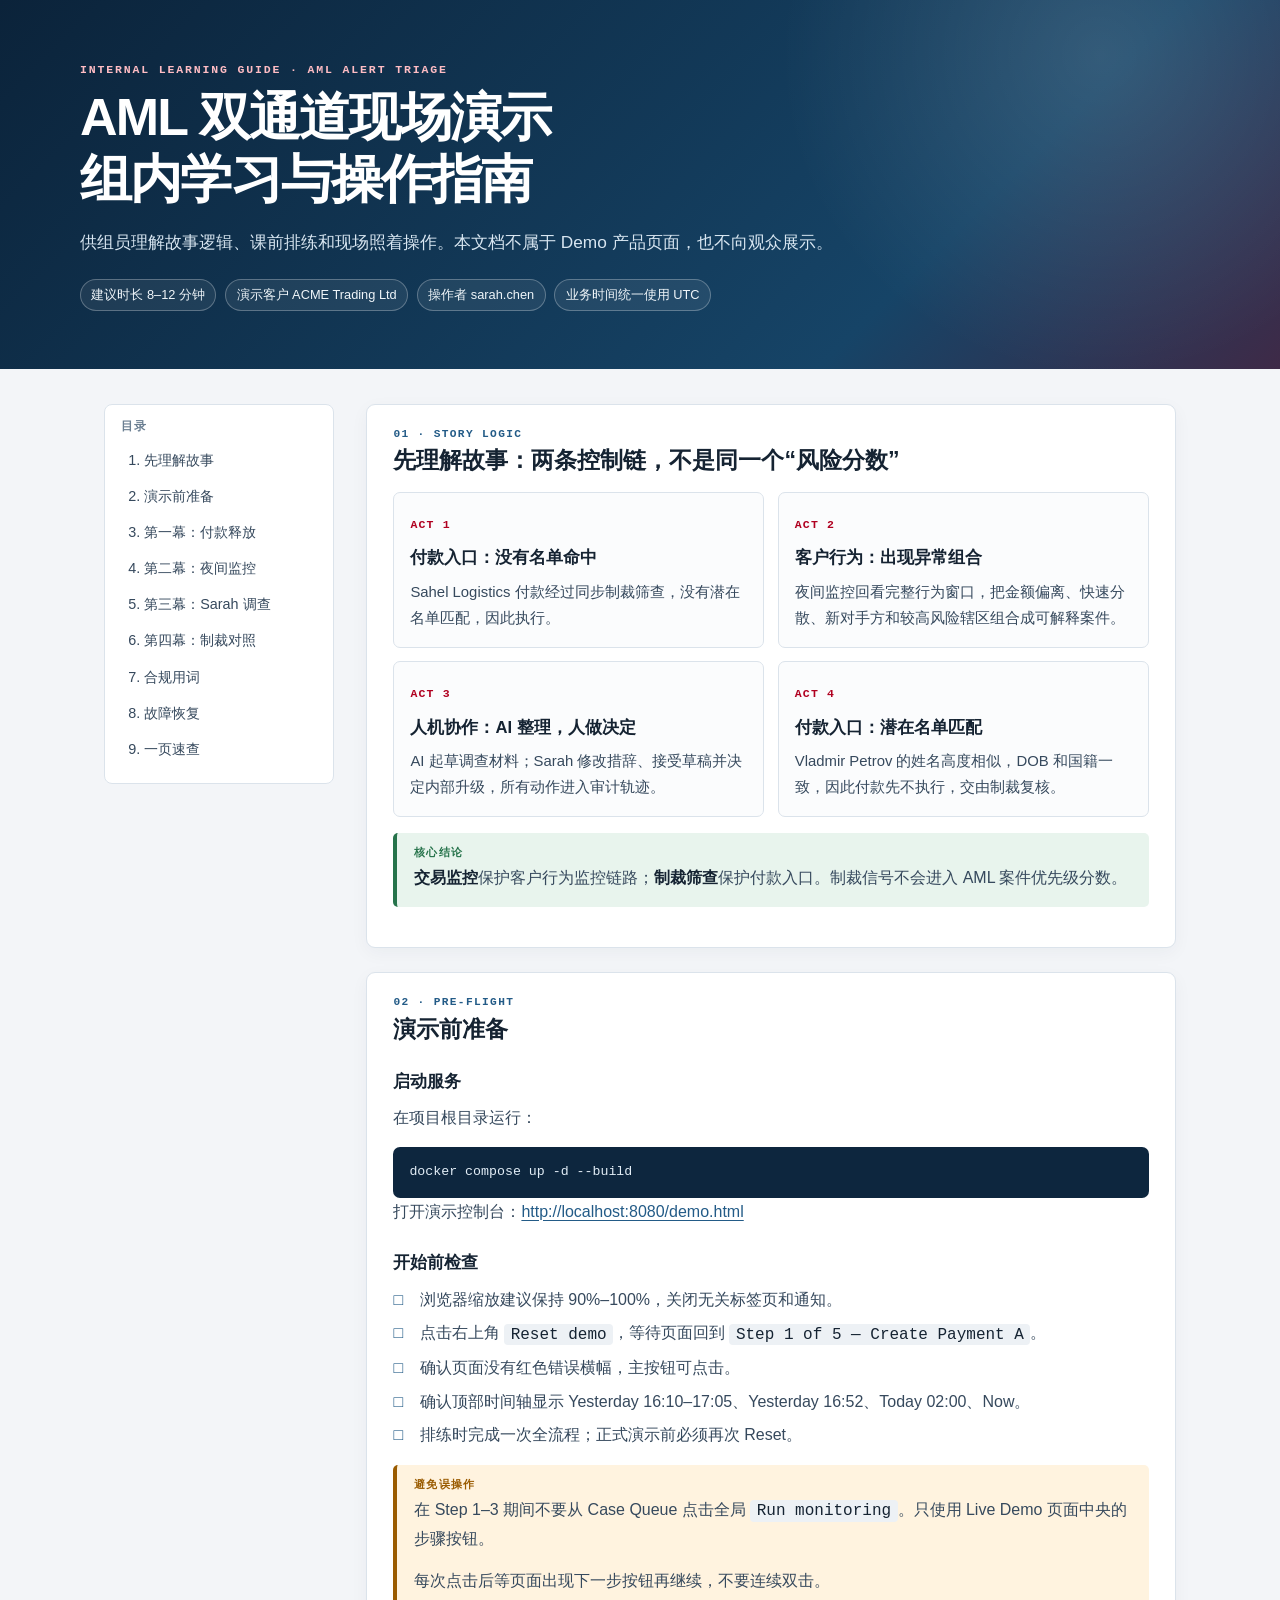
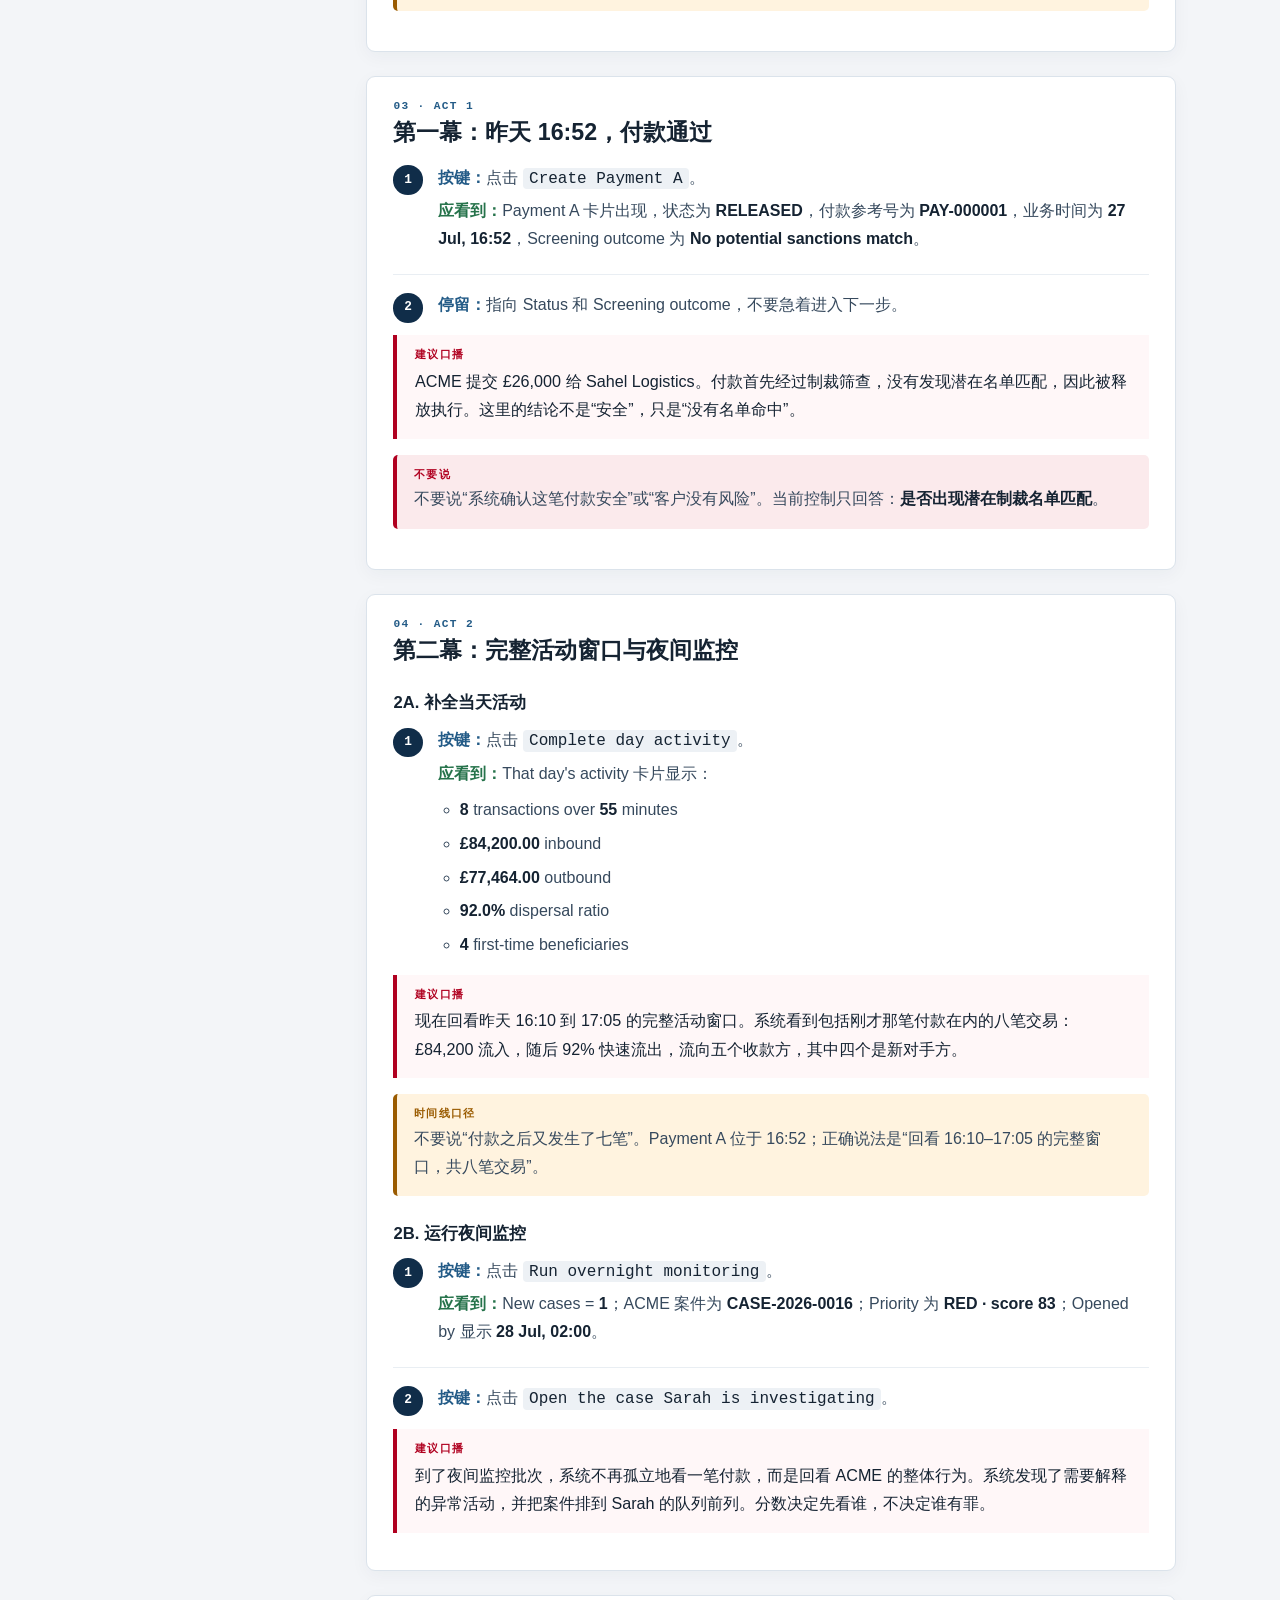
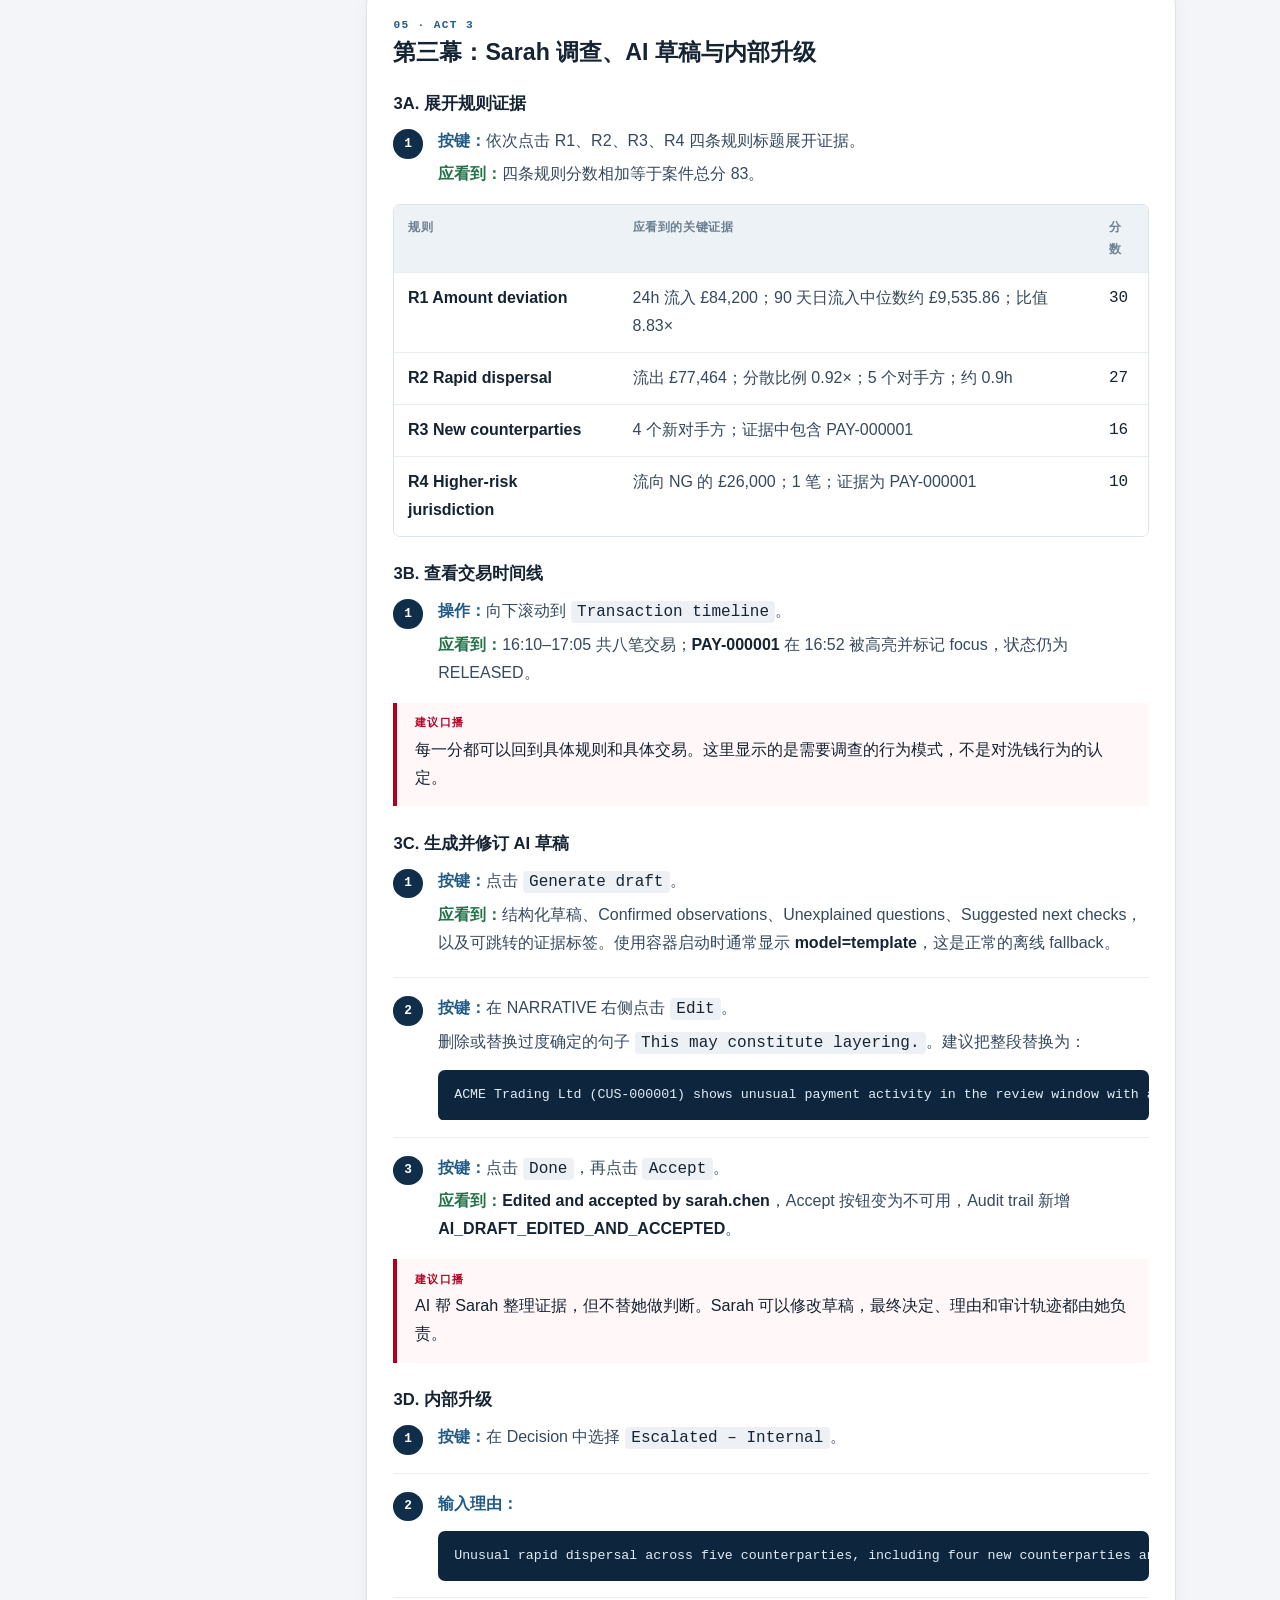
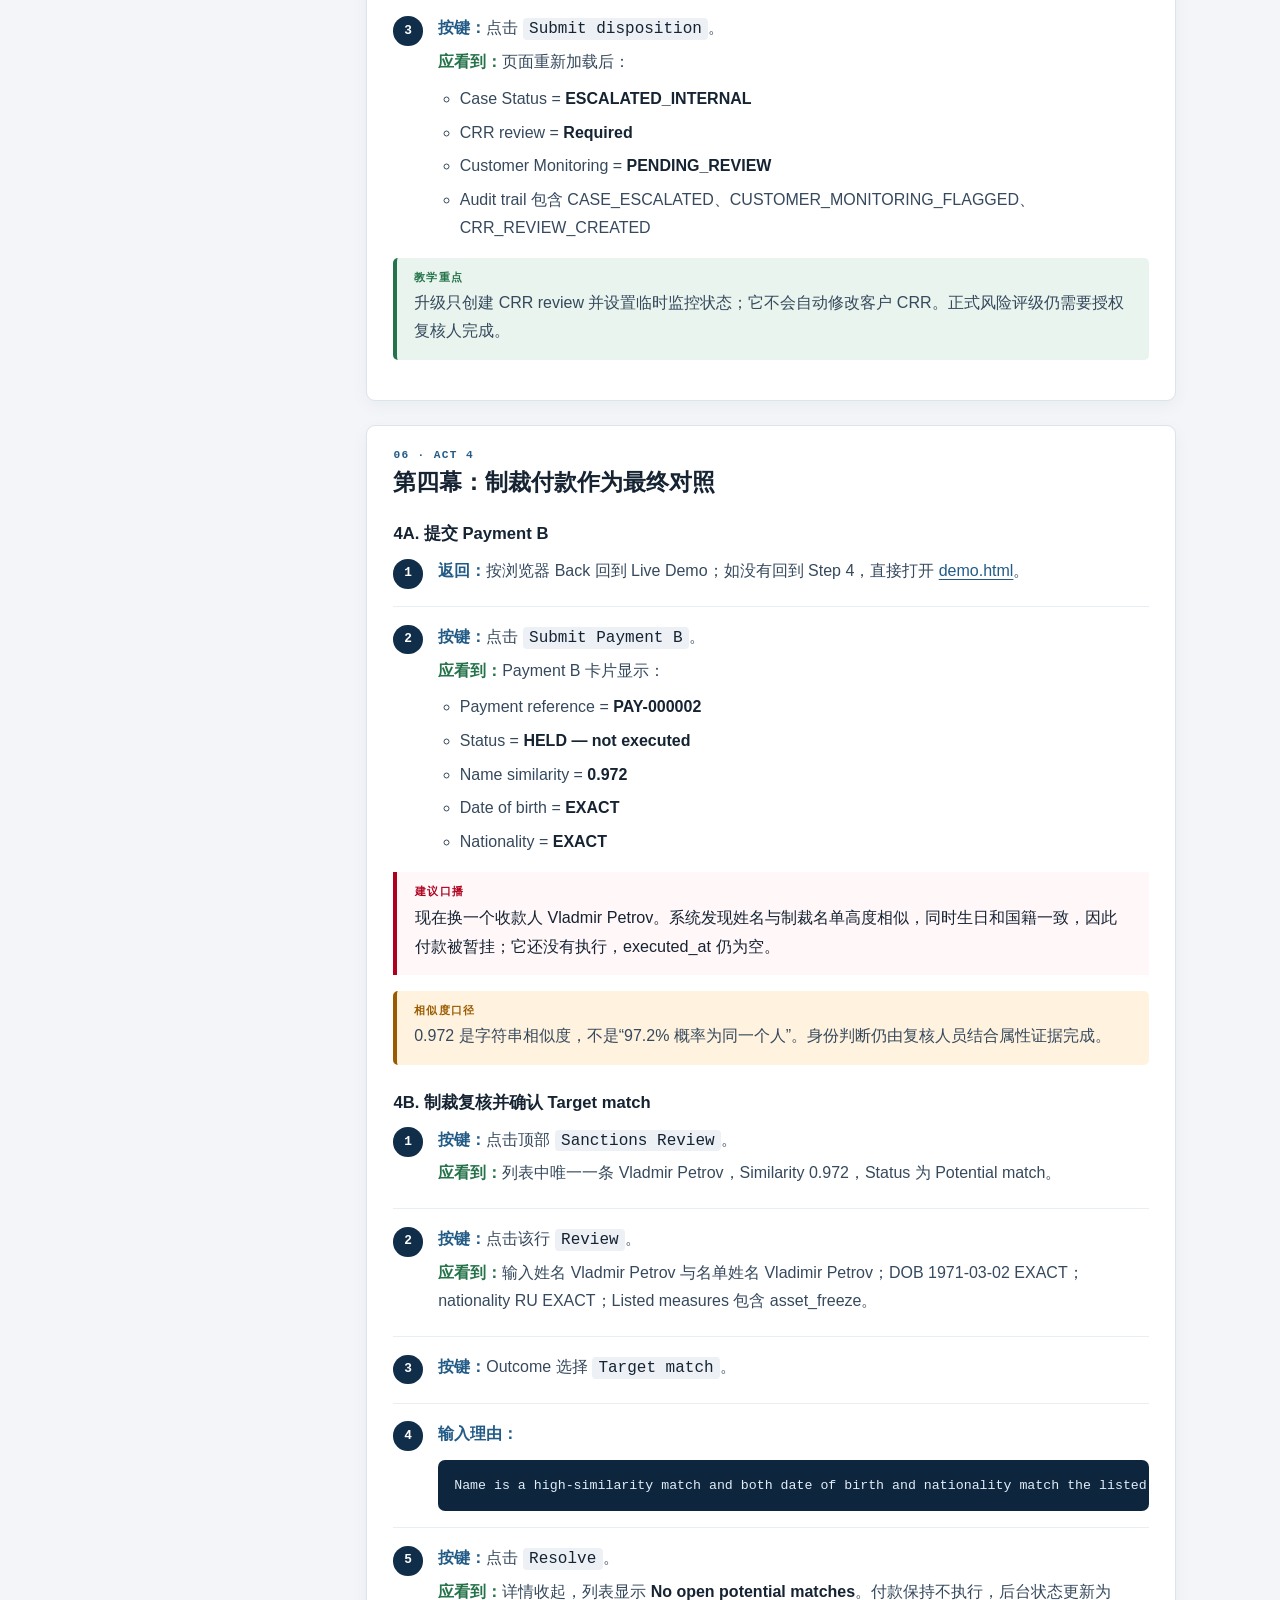
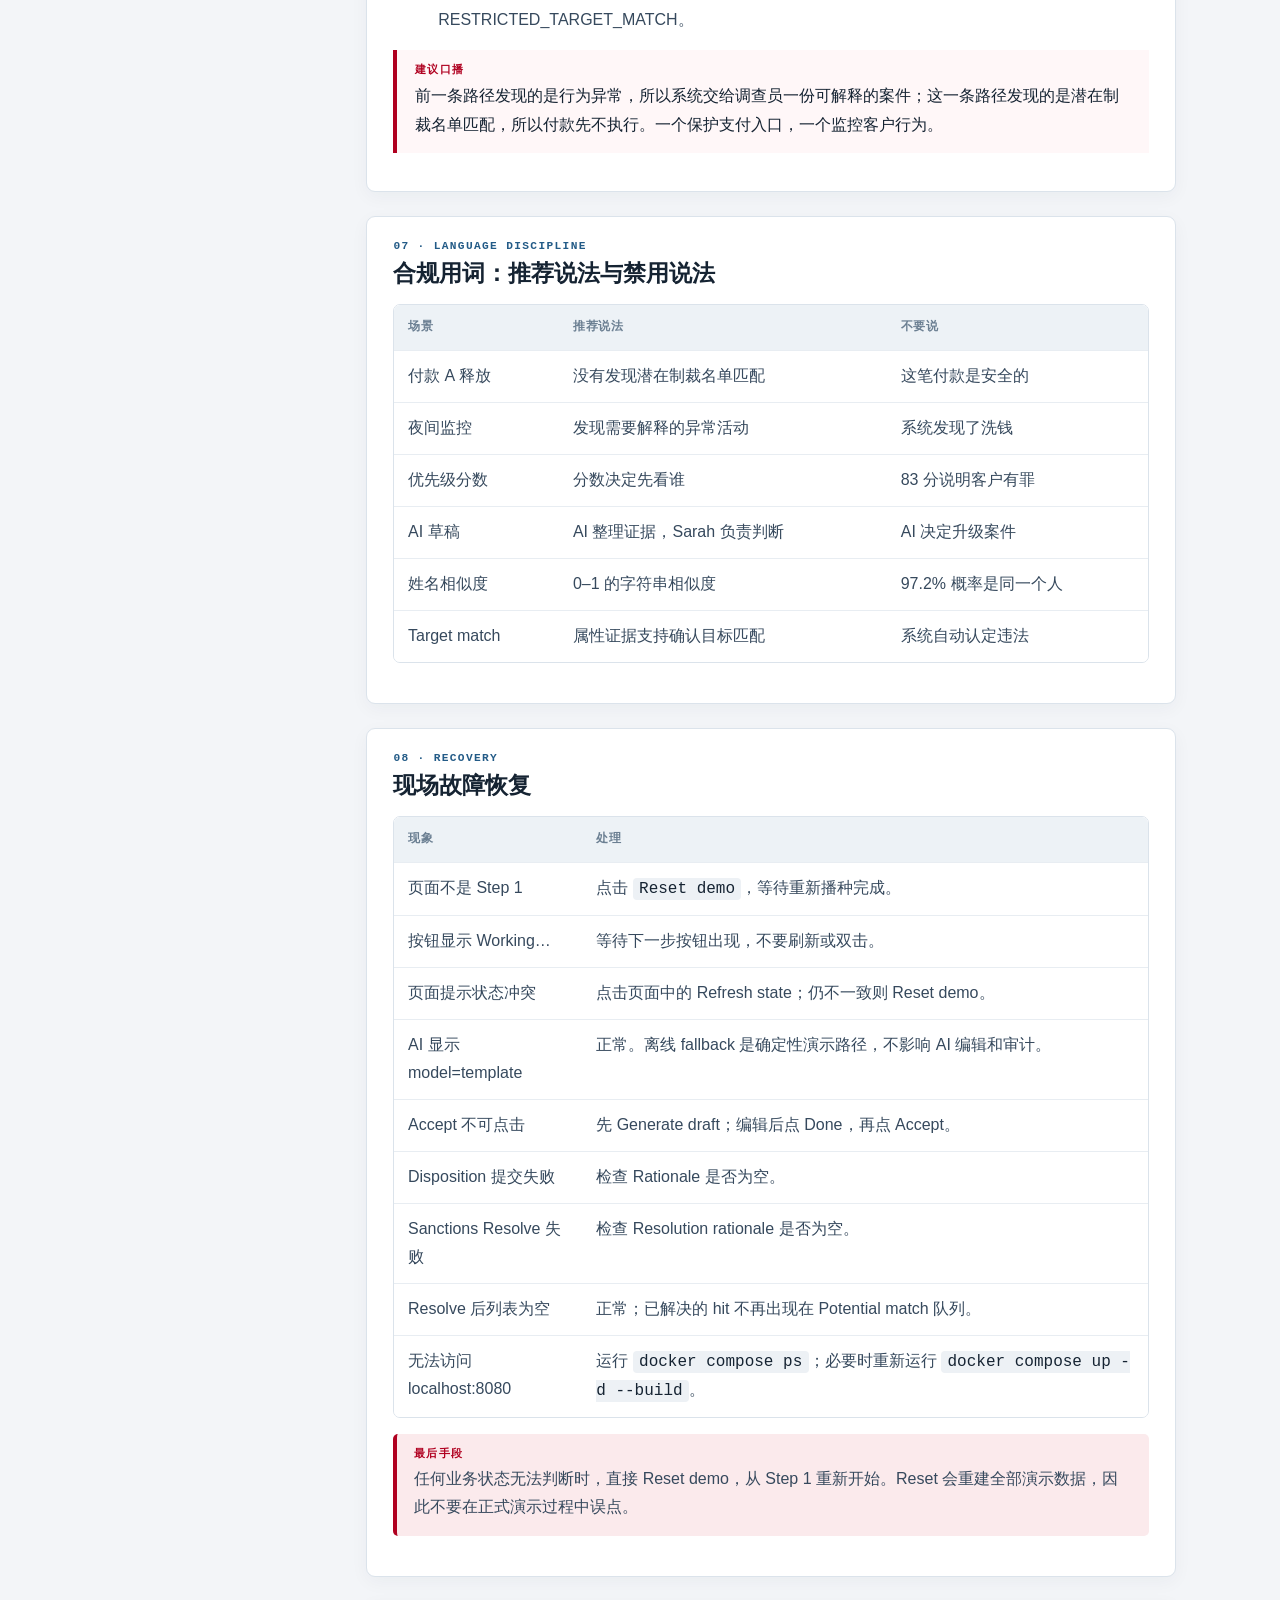
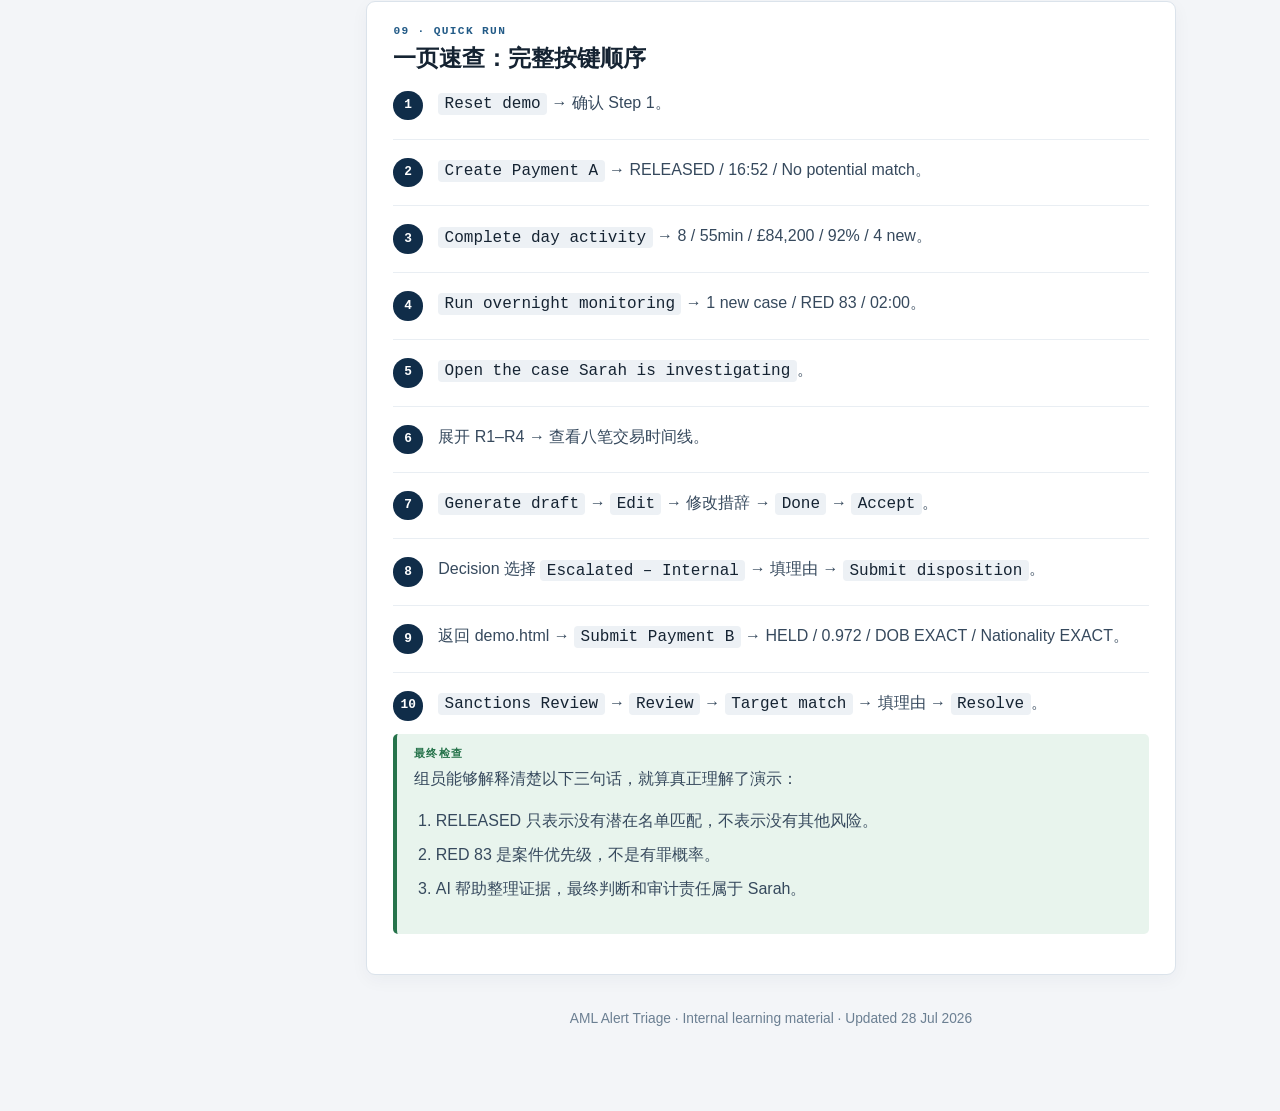
<file: docs/live-demo-team-guide.html>
<!doctype html>
<html lang="zh-CN">
<head>
  <meta charset="utf-8" />
  <meta name="viewport" content="width=device-width, initial-scale=1" />
  <title>AML 双通道现场演示｜组内学习与操作指南</title>
  <style>
    :root {
      --bg: #f3f5f8;
      --paper: #ffffff;
      --ink: #152332;
      --body: #36495d;
      --muted: #6b7f92;
      --line: #dbe3eb;
      --navy: #102d49;
      --blue: #235b87;
      --blue-soft: #eaf2f8;
      --red: #b00020;
      --red-soft: #fbeaec;
      --amber: #9a5b00;
      --amber-soft: #fff3df;
      --green: #26734b;
      --green-soft: #e8f4ed;
      --mono: ui-monospace, "SFMono-Regular", Menlo, Consolas, monospace;
      --sans: -apple-system, BlinkMacSystemFont, "Segoe UI", "PingFang SC",
              "Hiragino Sans GB", "Microsoft YaHei", sans-serif;
    }

    * { box-sizing: border-box; }
    html { scroll-behavior: smooth; }
    body {
      margin: 0;
      background: var(--bg);
      color: var(--body);
      font: 16px/1.75 var(--sans);
      -webkit-font-smoothing: antialiased;
    }
    a { color: var(--blue); text-underline-offset: 3px; }
    strong { color: var(--ink); }
    code, .ui {
      font-family: var(--mono);
      color: var(--ink);
      background: #edf1f5;
      border-radius: 4px;
      padding: 0.12em 0.4em;
    }
    pre {
      margin: 0.8rem 0 0;
      padding: 0.9rem 1rem;
      overflow-x: auto;
      border-radius: 7px;
      background: #0d263e;
      color: #e2edf6;
      font: 0.83rem/1.65 var(--mono);
    }

    .hero {
      color: #fff;
      background:
        radial-gradient(circle at 86% 15%, rgba(255,255,255,.13), transparent 28%),
        linear-gradient(135deg, #0b233a, #164467 72%, #7f0014 145%);
      padding: 4rem 1.5rem 3.6rem;
    }
    .hero-inner, .layout { max-width: 1120px; margin: 0 auto; }
    .eyebrow {
      margin: 0 0 0.65rem;
      color: #ffbdc4;
      font: 700 .72rem/1 var(--mono);
      letter-spacing: .16em;
      text-transform: uppercase;
    }
    h1 {
      margin: 0;
      max-width: 18em;
      color: #fff;
      font-size: clamp(2rem, 5vw, 3.25rem);
      line-height: 1.2;
      letter-spacing: -.035em;
    }
    .lede { max-width: 52em; margin: 1rem 0 0; color: #d8e6f1; font-size: 1.08rem; }
    .chips { display: flex; flex-wrap: wrap; gap: .55rem; margin-top: 1.35rem; }
    .chip {
      border: 1px solid rgba(255,255,255,.27);
      border-radius: 999px;
      background: rgba(255,255,255,.07);
      padding: .25rem .65rem;
      color: #f0f6fa;
      font-size: .8rem;
    }

    .layout {
      display: grid;
      grid-template-columns: 230px minmax(0, 1fr);
      gap: 2rem;
      padding: 2.2rem 1.5rem 6rem;
    }
    .toc {
      position: sticky;
      top: 1.2rem;
      align-self: start;
      border: 1px solid var(--line);
      border-radius: 8px;
      background: var(--paper);
      padding: 1rem;
    }
    .toc h2 {
      margin: 0 0 .65rem;
      color: var(--muted);
      font: 700 .72rem/1 var(--mono);
      letter-spacing: .12em;
      text-transform: uppercase;
    }
    .toc a {
      display: block;
      padding: .34rem .45rem;
      border-radius: 4px;
      color: var(--body);
      text-decoration: none;
      font-size: .9rem;
    }
    .toc a:hover { background: var(--blue-soft); color: var(--navy); }

    main { min-width: 0; }
    section {
      margin-bottom: 1.5rem;
      border: 1px solid var(--line);
      border-radius: 9px;
      background: var(--paper);
      padding: 1.5rem 1.65rem;
      box-shadow: 0 5px 18px rgba(24, 47, 69, .045);
    }
    h2 { margin: 0 0 1rem; color: var(--ink); font-size: 1.45rem; line-height: 1.3; }
    h3 { margin: 1.4rem 0 .55rem; color: var(--ink); font-size: 1.04rem; }
    h3:first-child { margin-top: 0; }
    p { margin: 0 0 .9rem; }
    ul, ol { margin: .55rem 0 1rem; padding-left: 1.35rem; }
    li { margin: .35rem 0; }

    .section-kicker {
      display: block;
      margin-bottom: .35rem;
      color: var(--blue);
      font: 700 .7rem/1 var(--mono);
      letter-spacing: .12em;
      text-transform: uppercase;
    }
    .callout {
      margin: 1rem 0;
      padding: .95rem 1.05rem;
      border-left: 4px solid var(--blue);
      border-radius: 5px;
      background: var(--blue-soft);
    }
    .callout.warn { border-color: var(--amber); background: var(--amber-soft); }
    .callout.good { border-color: var(--green); background: var(--green-soft); }
    .callout.red { border-color: var(--red); background: var(--red-soft); }
    .callout p:last-child { margin-bottom: 0; }
    .tag {
      display: block;
      margin-bottom: .3rem;
      color: var(--blue);
      font: 700 .68rem/1 var(--mono);
      letter-spacing: .12em;
      text-transform: uppercase;
    }
    .warn .tag { color: var(--amber); }
    .good .tag { color: var(--green); }
    .red .tag { color: var(--red); }

    .story-grid {
      display: grid;
      grid-template-columns: repeat(2, minmax(0, 1fr));
      gap: .85rem;
      margin: 1rem 0;
    }
    .story-card {
      border: 1px solid var(--line);
      border-radius: 7px;
      padding: 1rem;
      background: #fbfcfd;
    }
    .story-card .n { color: var(--red); font: 700 .72rem/1 var(--mono); letter-spacing: .1em; }
    .story-card h3 { margin: .4rem 0 .4rem; }
    .story-card p { margin: 0; font-size: .93rem; }

    .steps { counter-reset: step; list-style: none; padding: 0; }
    .steps > li {
      counter-increment: step;
      position: relative;
      margin: 0 0 1rem;
      padding: 0 0 1rem 2.8rem;
      border-bottom: 1px solid #e9eef3;
    }
    .steps > li:last-child { border-bottom: 0; padding-bottom: 0; }
    .steps > li::before {
      content: counter(step);
      position: absolute;
      left: 0;
      top: .12rem;
      display: grid;
      place-items: center;
      width: 1.85rem;
      height: 1.85rem;
      border-radius: 50%;
      background: var(--navy);
      color: #fff;
      font: 700 .8rem/1 var(--mono);
    }
    .steps p { margin: .3rem 0; }
    .do { color: var(--blue); font-weight: 700; }
    .see { color: var(--green); font-weight: 700; }
    .say { color: var(--red); font-weight: 700; }

    .table-wrap { overflow-x: auto; margin: 1rem 0; border: 1px solid var(--line); border-radius: 7px; }
    table { width: 100%; border-collapse: collapse; min-width: 620px; background: var(--paper); }
    th, td { padding: .72rem .85rem; border-bottom: 1px solid #e8edf2; text-align: left; vertical-align: top; }
    th { background: #edf2f6; color: var(--muted); font-size: .78rem; letter-spacing: .05em; text-transform: uppercase; }
    tbody tr:last-child td { border-bottom: 0; }
    td.num { font-family: var(--mono); white-space: nowrap; color: var(--ink); }

    .quote {
      margin: .85rem 0;
      padding: .95rem 1.1rem;
      border-left: 4px solid var(--red);
      background: #fff7f8;
      color: var(--ink);
      font-size: 1.01rem;
    }
    .quote::before { content: "建议口播"; display: block; margin-bottom: .35rem; color: var(--red); font: 700 .68rem/1 var(--mono); letter-spacing: .12em; text-transform: uppercase; }

    .checklist { list-style: none; padding: 0; }
    .checklist li { position: relative; padding-left: 1.65rem; }
    .checklist li::before { content: "□"; position: absolute; left: 0; color: var(--blue); font-weight: 700; }

    .footer-note { margin-top: 2rem; color: var(--muted); font-size: .86rem; text-align: center; }
    .no-break { break-inside: avoid; }

    @media (max-width: 820px) {
      .layout { grid-template-columns: 1fr; }
      .toc { position: static; }
      .story-grid { grid-template-columns: 1fr; }
    }
    @media print {
      body { background: #fff; font-size: 10.5pt; }
      .hero { padding: 1.5rem 0; background: #fff; color: #000; border-bottom: 2px solid #000; }
      .hero h1, .hero .lede, .eyebrow { color: #000; }
      .chips, .toc { display: none; }
      .layout { display: block; max-width: none; padding: 1.2rem 0; }
      section { box-shadow: none; break-inside: avoid; }
      a { color: #000; text-decoration: none; }
    }
  </style>
</head>
<body>
  <header class="hero">
    <div class="hero-inner">
      <p class="eyebrow">Internal learning guide · AML Alert Triage</p>
      <h1>AML 双通道现场演示<br />组内学习与操作指南</h1>
      <p class="lede">
        供组员理解故事逻辑、课前排练和现场照着操作。本文档不属于 Demo 产品页面，也不向观众展示。
      </p>
      <div class="chips">
        <span class="chip">建议时长 8–12 分钟</span>
        <span class="chip">演示客户 ACME Trading Ltd</span>
        <span class="chip">操作者 sarah.chen</span>
        <span class="chip">业务时间统一使用 UTC</span>
      </div>
    </div>
  </header>

  <div class="layout">
    <nav class="toc" aria-label="目录">
      <h2>目录</h2>
      <a href="#purpose">1. 先理解故事</a>
      <a href="#preflight">2. 演示前准备</a>
      <a href="#act1">3. 第一幕：付款释放</a>
      <a href="#act2">4. 第二幕：夜间监控</a>
      <a href="#act3">5. 第三幕：Sarah 调查</a>
      <a href="#act4">6. 第四幕：制裁对照</a>
      <a href="#language">7. 合规用词</a>
      <a href="#recovery">8. 故障恢复</a>
      <a href="#quickrun">9. 一页速查</a>
    </nav>

    <main>
      <section id="purpose">
        <span class="section-kicker">01 · Story logic</span>
        <h2>先理解故事：两条控制链，不是同一个“风险分数”</h2>
        <div class="story-grid">
          <article class="story-card">
            <span class="n">ACT 1</span>
            <h3>付款入口：没有名单命中</h3>
            <p>Sahel Logistics 付款经过同步制裁筛查，没有潜在名单匹配，因此执行。</p>
          </article>
          <article class="story-card">
            <span class="n">ACT 2</span>
            <h3>客户行为：出现异常组合</h3>
            <p>夜间监控回看完整行为窗口，把金额偏离、快速分散、新对手方和较高风险辖区组合成可解释案件。</p>
          </article>
          <article class="story-card">
            <span class="n">ACT 3</span>
            <h3>人机协作：AI 整理，人做决定</h3>
            <p>AI 起草调查材料；Sarah 修改措辞、接受草稿并决定内部升级，所有动作进入审计轨迹。</p>
          </article>
          <article class="story-card">
            <span class="n">ACT 4</span>
            <h3>付款入口：潜在名单匹配</h3>
            <p>Vladmir Petrov 的姓名高度相似，DOB 和国籍一致，因此付款先不执行，交由制裁复核。</p>
          </article>
        </div>
        <div class="callout good">
          <span class="tag">核心结论</span>
          <p><strong>交易监控</strong>保护客户行为监控链路；<strong>制裁筛查</strong>保护付款入口。制裁信号不会进入 AML 案件优先级分数。</p>
        </div>
      </section>

      <section id="preflight">
        <span class="section-kicker">02 · Pre-flight</span>
        <h2>演示前准备</h2>
        <h3>启动服务</h3>
        <p>在项目根目录运行：</p>
        <pre>docker compose up -d --build</pre>
        <p>打开演示控制台：<a href="http://localhost:8080/demo.html">http://localhost:8080/demo.html</a></p>

        <h3>开始前检查</h3>
        <ul class="checklist">
          <li>浏览器缩放建议保持 90%–100%，关闭无关标签页和通知。</li>
          <li>点击右上角 <span class="ui">Reset demo</span>，等待页面回到 <span class="ui">Step 1 of 5 — Create Payment A</span>。</li>
          <li>确认页面没有红色错误横幅，主按钮可点击。</li>
          <li>确认顶部时间轴显示 Yesterday 16:10–17:05、Yesterday 16:52、Today 02:00、Now。</li>
          <li>排练时完成一次全流程；正式演示前必须再次 Reset。</li>
        </ul>
        <div class="callout warn">
          <span class="tag">避免误操作</span>
          <p>在 Step 1–3 期间不要从 Case Queue 点击全局 <span class="ui">Run monitoring</span>。只使用 Live Demo 页面中央的步骤按钮。</p>
          <p>每次点击后等页面出现下一步按钮再继续，不要连续双击。</p>
        </div>
      </section>

      <section id="act1">
        <span class="section-kicker">03 · Act 1</span>
        <h2>第一幕：昨天 16:52，付款通过</h2>
        <ol class="steps">
          <li>
            <p><span class="do">按键：</span>点击 <span class="ui">Create Payment A</span>。</p>
            <p><span class="see">应看到：</span>Payment A 卡片出现，状态为 <strong>RELEASED</strong>，付款参考号为 <strong>PAY-000001</strong>，业务时间为 <strong>27 Jul, 16:52</strong>，Screening outcome 为 <strong>No potential sanctions match</strong>。</p>
          </li>
          <li>
            <p><span class="do">停留：</span>指向 Status 和 Screening outcome，不要急着进入下一步。</p>
          </li>
        </ol>
        <div class="quote">
          ACME 提交 £26,000 给 Sahel Logistics。付款首先经过制裁筛查，没有发现潜在名单匹配，因此被释放执行。这里的结论不是“安全”，只是“没有名单命中”。
        </div>
        <div class="callout red">
          <span class="tag">不要说</span>
          <p>不要说“系统确认这笔付款安全”或“客户没有风险”。当前控制只回答：<strong>是否出现潜在制裁名单匹配</strong>。</p>
        </div>
      </section>

      <section id="act2">
        <span class="section-kicker">04 · Act 2</span>
        <h2>第二幕：完整活动窗口与夜间监控</h2>
        <h3>2A. 补全当天活动</h3>
        <ol class="steps">
          <li>
            <p><span class="do">按键：</span>点击 <span class="ui">Complete day activity</span>。</p>
            <p><span class="see">应看到：</span>That day's activity 卡片显示：</p>
            <ul>
              <li><strong>8</strong> transactions over <strong>55</strong> minutes</li>
              <li><strong>£84,200.00</strong> inbound</li>
              <li><strong>£77,464.00</strong> outbound</li>
              <li><strong>92.0%</strong> dispersal ratio</li>
              <li><strong>4</strong> first-time beneficiaries</li>
            </ul>
          </li>
        </ol>
        <div class="quote">
          现在回看昨天 16:10 到 17:05 的完整活动窗口。系统看到包括刚才那笔付款在内的八笔交易：£84,200 流入，随后 92% 快速流出，流向五个收款方，其中四个是新对手方。
        </div>
        <div class="callout warn">
          <span class="tag">时间线口径</span>
          <p>不要说“付款之后又发生了七笔”。Payment A 位于 16:52；正确说法是“回看 16:10–17:05 的完整窗口，共八笔交易”。</p>
        </div>

        <h3>2B. 运行夜间监控</h3>
        <ol class="steps">
          <li>
            <p><span class="do">按键：</span>点击 <span class="ui">Run overnight monitoring</span>。</p>
            <p><span class="see">应看到：</span>New cases = <strong>1</strong>；ACME 案件为 <strong>CASE-2026-0016</strong>；Priority 为 <strong>RED · score 83</strong>；Opened by 显示 <strong>28 Jul, 02:00</strong>。</p>
          </li>
          <li>
            <p><span class="do">按键：</span>点击 <span class="ui">Open the case Sarah is investigating</span>。</p>
          </li>
        </ol>
        <div class="quote">
          到了夜间监控批次，系统不再孤立地看一笔付款，而是回看 ACME 的整体行为。系统发现了需要解释的异常活动，并把案件排到 Sarah 的队列前列。分数决定先看谁，不决定谁有罪。
        </div>
      </section>

      <section id="act3">
        <span class="section-kicker">05 · Act 3</span>
        <h2>第三幕：Sarah 调查、AI 草稿与内部升级</h2>
        <h3>3A. 展开规则证据</h3>
        <ol class="steps">
          <li>
            <p><span class="do">按键：</span>依次点击 R1、R2、R3、R4 四条规则标题展开证据。</p>
            <p><span class="see">应看到：</span>四条规则分数相加等于案件总分 83。</p>
          </li>
        </ol>
        <div class="table-wrap">
          <table>
            <thead><tr><th>规则</th><th>应看到的关键证据</th><th>分数</th></tr></thead>
            <tbody>
              <tr><td><strong>R1 Amount deviation</strong></td><td>24h 流入 £84,200；90 天日流入中位数约 £9,535.86；比值 8.83×</td><td class="num">30</td></tr>
              <tr><td><strong>R2 Rapid dispersal</strong></td><td>流出 £77,464；分散比例 0.92×；5 个对手方；约 0.9h</td><td class="num">27</td></tr>
              <tr><td><strong>R3 New counterparties</strong></td><td>4 个新对手方；证据中包含 PAY-000001</td><td class="num">16</td></tr>
              <tr><td><strong>R4 Higher-risk jurisdiction</strong></td><td>流向 NG 的 £26,000；1 笔；证据为 PAY-000001</td><td class="num">10</td></tr>
            </tbody>
          </table>
        </div>

        <h3>3B. 查看交易时间线</h3>
        <ol class="steps">
          <li>
            <p><span class="do">操作：</span>向下滚动到 <span class="ui">Transaction timeline</span>。</p>
            <p><span class="see">应看到：</span>16:10–17:05 共八笔交易；<strong>PAY-000001</strong> 在 16:52 被高亮并标记 focus，状态仍为 RELEASED。</p>
          </li>
        </ol>
        <div class="quote">
          每一分都可以回到具体规则和具体交易。这里显示的是需要调查的行为模式，不是对洗钱行为的认定。
        </div>

        <h3>3C. 生成并修订 AI 草稿</h3>
        <ol class="steps">
          <li>
            <p><span class="do">按键：</span>点击 <span class="ui">Generate draft</span>。</p>
            <p><span class="see">应看到：</span>结构化草稿、Confirmed observations、Unexplained questions、Suggested next checks，以及可跳转的证据标签。使用容器启动时通常显示 <strong>model=template</strong>，这是正常的离线 fallback。</p>
          </li>
          <li>
            <p><span class="do">按键：</span>在 NARRATIVE 右侧点击 <span class="ui">Edit</span>。</p>
            <p>删除或替换过度确定的句子 <code>This may constitute layering.</code>。建议把整段替换为：</p>
            <pre>ACME Trading Ltd (CUS-000001) shows unusual payment activity in the review window with a priority score of 83 (RED). Inbound funds were followed by rapid outbound transfers across multiple counterparties. The observed pattern requires further investigation and a documented commercial explanation. Investigators should corroborate commercial purpose before any escalation decision.</pre>
          </li>
          <li>
            <p><span class="do">按键：</span>点击 <span class="ui">Done</span>，再点击 <span class="ui">Accept</span>。</p>
            <p><span class="see">应看到：</span><strong>Edited and accepted by sarah.chen</strong>，Accept 按钮变为不可用，Audit trail 新增 <strong>AI_DRAFT_EDITED_AND_ACCEPTED</strong>。</p>
          </li>
        </ol>
        <div class="quote">
          AI 帮 Sarah 整理证据，但不替她做判断。Sarah 可以修改草稿，最终决定、理由和审计轨迹都由她负责。
        </div>

        <h3>3D. 内部升级</h3>
        <ol class="steps">
          <li>
            <p><span class="do">按键：</span>在 Decision 中选择 <span class="ui">Escalated – Internal</span>。</p>
          </li>
          <li>
            <p><span class="do">输入理由：</span></p>
            <pre>Unusual rapid dispersal across five counterparties, including four new counterparties and one higher-risk-jurisdiction payment, requires internal escalation and CRR review.</pre>
          </li>
          <li>
            <p><span class="do">按键：</span>点击 <span class="ui">Submit disposition</span>。</p>
            <p><span class="see">应看到：</span>页面重新加载后：</p>
            <ul>
              <li>Case Status = <strong>ESCALATED_INTERNAL</strong></li>
              <li>CRR review = <strong>Required</strong></li>
              <li>Customer Monitoring = <strong>PENDING_REVIEW</strong></li>
              <li>Audit trail 包含 CASE_ESCALATED、CUSTOMER_MONITORING_FLAGGED、CRR_REVIEW_CREATED</li>
            </ul>
          </li>
        </ol>
        <div class="callout good">
          <span class="tag">教学重点</span>
          <p>升级只创建 CRR review 并设置临时监控状态；它不会自动修改客户 CRR。正式风险评级仍需要授权复核人完成。</p>
        </div>
      </section>

      <section id="act4">
        <span class="section-kicker">06 · Act 4</span>
        <h2>第四幕：制裁付款作为最终对照</h2>
        <h3>4A. 提交 Payment B</h3>
        <ol class="steps">
          <li>
            <p><span class="do">返回：</span>按浏览器 Back 回到 Live Demo；如没有回到 Step 4，直接打开 <a href="http://localhost:8080/demo.html">demo.html</a>。</p>
          </li>
          <li>
            <p><span class="do">按键：</span>点击 <span class="ui">Submit Payment B</span>。</p>
            <p><span class="see">应看到：</span>Payment B 卡片显示：</p>
            <ul>
              <li>Payment reference = <strong>PAY-000002</strong></li>
              <li>Status = <strong>HELD — not executed</strong></li>
              <li>Name similarity = <strong>0.972</strong></li>
              <li>Date of birth = <strong>EXACT</strong></li>
              <li>Nationality = <strong>EXACT</strong></li>
            </ul>
          </li>
        </ol>
        <div class="quote">
          现在换一个收款人 Vladmir Petrov。系统发现姓名与制裁名单高度相似，同时生日和国籍一致，因此付款被暂挂；它还没有执行，executed_at 仍为空。
        </div>
        <div class="callout warn">
          <span class="tag">相似度口径</span>
          <p>0.972 是字符串相似度，不是“97.2% 概率为同一个人”。身份判断仍由复核人员结合属性证据完成。</p>
        </div>

        <h3>4B. 制裁复核并确认 Target match</h3>
        <ol class="steps">
          <li>
            <p><span class="do">按键：</span>点击顶部 <span class="ui">Sanctions Review</span>。</p>
            <p><span class="see">应看到：</span>列表中唯一一条 Vladmir Petrov，Similarity 0.972，Status 为 Potential match。</p>
          </li>
          <li>
            <p><span class="do">按键：</span>点击该行 <span class="ui">Review</span>。</p>
            <p><span class="see">应看到：</span>输入姓名 Vladmir Petrov 与名单姓名 Vladimir Petrov；DOB 1971-03-02 EXACT；nationality RU EXACT；Listed measures 包含 asset_freeze。</p>
          </li>
          <li>
            <p><span class="do">按键：</span>Outcome 选择 <span class="ui">Target match</span>。</p>
          </li>
          <li>
            <p><span class="do">输入理由：</span></p>
            <pre>Name is a high-similarity match and both date of birth and nationality match the listed individual exactly.</pre>
          </li>
          <li>
            <p><span class="do">按键：</span>点击 <span class="ui">Resolve</span>。</p>
            <p><span class="see">应看到：</span>详情收起，列表显示 <strong>No open potential matches</strong>。付款保持不执行，后台状态更新为 RESTRICTED_TARGET_MATCH。</p>
          </li>
        </ol>
        <div class="quote">
          前一条路径发现的是行为异常，所以系统交给调查员一份可解释的案件；这一条路径发现的是潜在制裁名单匹配，所以付款先不执行。一个保护支付入口，一个监控客户行为。
        </div>
      </section>

      <section id="language">
        <span class="section-kicker">07 · Language discipline</span>
        <h2>合规用词：推荐说法与禁用说法</h2>
        <div class="table-wrap">
          <table>
            <thead><tr><th>场景</th><th>推荐说法</th><th>不要说</th></tr></thead>
            <tbody>
              <tr><td>付款 A 释放</td><td>没有发现潜在制裁名单匹配</td><td>这笔付款是安全的</td></tr>
              <tr><td>夜间监控</td><td>发现需要解释的异常活动</td><td>系统发现了洗钱</td></tr>
              <tr><td>优先级分数</td><td>分数决定先看谁</td><td>83 分说明客户有罪</td></tr>
              <tr><td>AI 草稿</td><td>AI 整理证据，Sarah 负责判断</td><td>AI 决定升级案件</td></tr>
              <tr><td>姓名相似度</td><td>0–1 的字符串相似度</td><td>97.2% 概率是同一个人</td></tr>
              <tr><td>Target match</td><td>属性证据支持确认目标匹配</td><td>系统自动认定违法</td></tr>
            </tbody>
          </table>
        </div>
      </section>

      <section id="recovery">
        <span class="section-kicker">08 · Recovery</span>
        <h2>现场故障恢复</h2>
        <div class="table-wrap">
          <table>
            <thead><tr><th>现象</th><th>处理</th></tr></thead>
            <tbody>
              <tr><td>页面不是 Step 1</td><td>点击 <span class="ui">Reset demo</span>，等待重新播种完成。</td></tr>
              <tr><td>按钮显示 Working…</td><td>等待下一步按钮出现，不要刷新或双击。</td></tr>
              <tr><td>页面提示状态冲突</td><td>点击页面中的 Refresh state；仍不一致则 Reset demo。</td></tr>
              <tr><td>AI 显示 model=template</td><td>正常。离线 fallback 是确定性演示路径，不影响 AI 编辑和审计。</td></tr>
              <tr><td>Accept 不可点击</td><td>先 Generate draft；编辑后点 Done，再点 Accept。</td></tr>
              <tr><td>Disposition 提交失败</td><td>检查 Rationale 是否为空。</td></tr>
              <tr><td>Sanctions Resolve 失败</td><td>检查 Resolution rationale 是否为空。</td></tr>
              <tr><td>Resolve 后列表为空</td><td>正常；已解决的 hit 不再出现在 Potential match 队列。</td></tr>
              <tr><td>无法访问 localhost:8080</td><td>运行 <code>docker compose ps</code>；必要时重新运行 <code>docker compose up -d --build</code>。</td></tr>
            </tbody>
          </table>
        </div>
        <div class="callout red">
          <span class="tag">最后手段</span>
          <p>任何业务状态无法判断时，直接 Reset demo，从 Step 1 重新开始。Reset 会重建全部演示数据，因此不要在正式演示过程中误点。</p>
        </div>
      </section>

      <section id="quickrun">
        <span class="section-kicker">09 · Quick run</span>
        <h2>一页速查：完整按键顺序</h2>
        <ol class="steps">
          <li><p><span class="ui">Reset demo</span> → 确认 Step 1。</p></li>
          <li><p><span class="ui">Create Payment A</span> → RELEASED / 16:52 / No potential match。</p></li>
          <li><p><span class="ui">Complete day activity</span> → 8 / 55min / £84,200 / 92% / 4 new。</p></li>
          <li><p><span class="ui">Run overnight monitoring</span> → 1 new case / RED 83 / 02:00。</p></li>
          <li><p><span class="ui">Open the case Sarah is investigating</span>。</p></li>
          <li><p>展开 R1–R4 → 查看八笔交易时间线。</p></li>
          <li><p><span class="ui">Generate draft</span> → <span class="ui">Edit</span> → 修改措辞 → <span class="ui">Done</span> → <span class="ui">Accept</span>。</p></li>
          <li><p>Decision 选择 <span class="ui">Escalated – Internal</span> → 填理由 → <span class="ui">Submit disposition</span>。</p></li>
          <li><p>返回 demo.html → <span class="ui">Submit Payment B</span> → HELD / 0.972 / DOB EXACT / Nationality EXACT。</p></li>
          <li><p><span class="ui">Sanctions Review</span> → <span class="ui">Review</span> → <span class="ui">Target match</span> → 填理由 → <span class="ui">Resolve</span>。</p></li>
        </ol>
        <div class="callout good no-break">
          <span class="tag">最终检查</span>
          <p>组员能够解释清楚以下三句话，就算真正理解了演示：</p>
          <ol>
            <li>RELEASED 只表示没有潜在名单匹配，不表示没有其他风险。</li>
            <li>RED 83 是案件优先级，不是有罪概率。</li>
            <li>AI 帮助整理证据，最终判断和审计责任属于 Sarah。</li>
          </ol>
        </div>
      </section>

      <p class="footer-note">AML Alert Triage · Internal learning material · Updated 28 Jul 2026</p>
    </main>
  </div>
</body>
</html>
</file>
